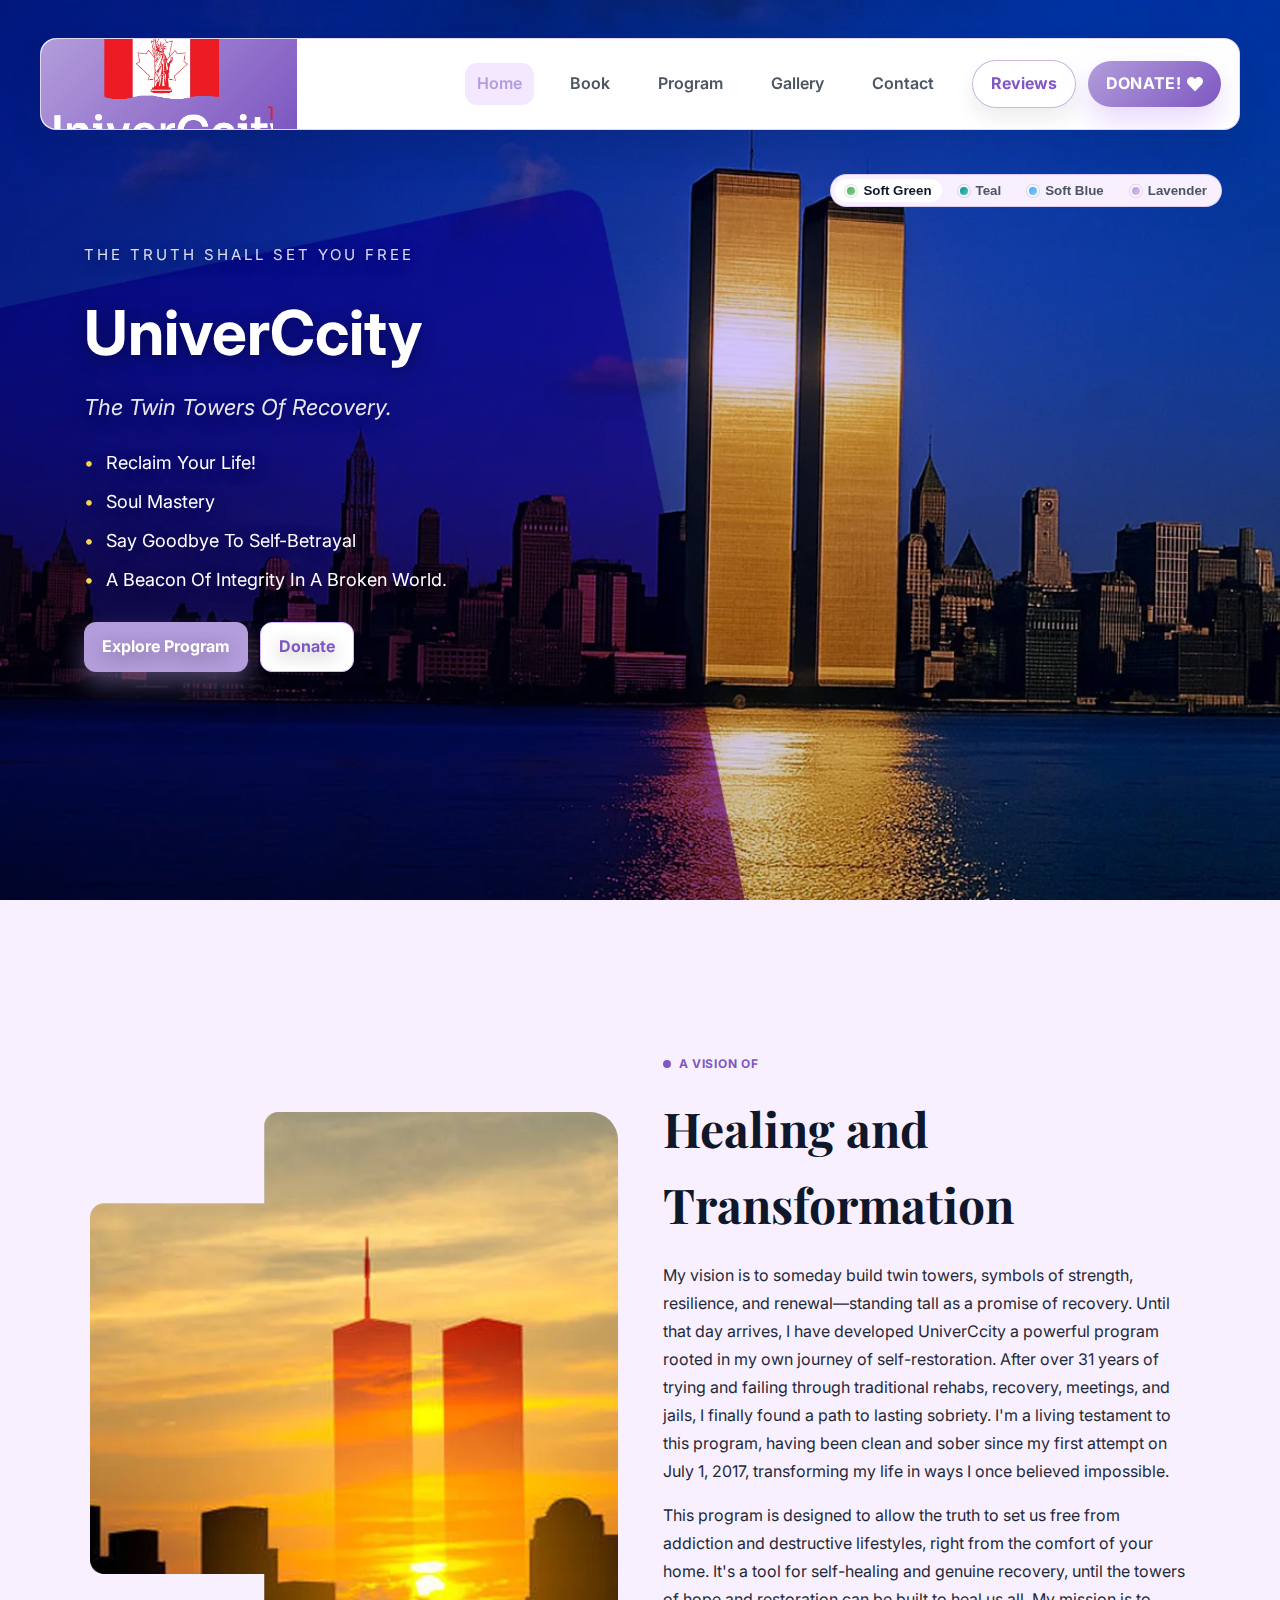
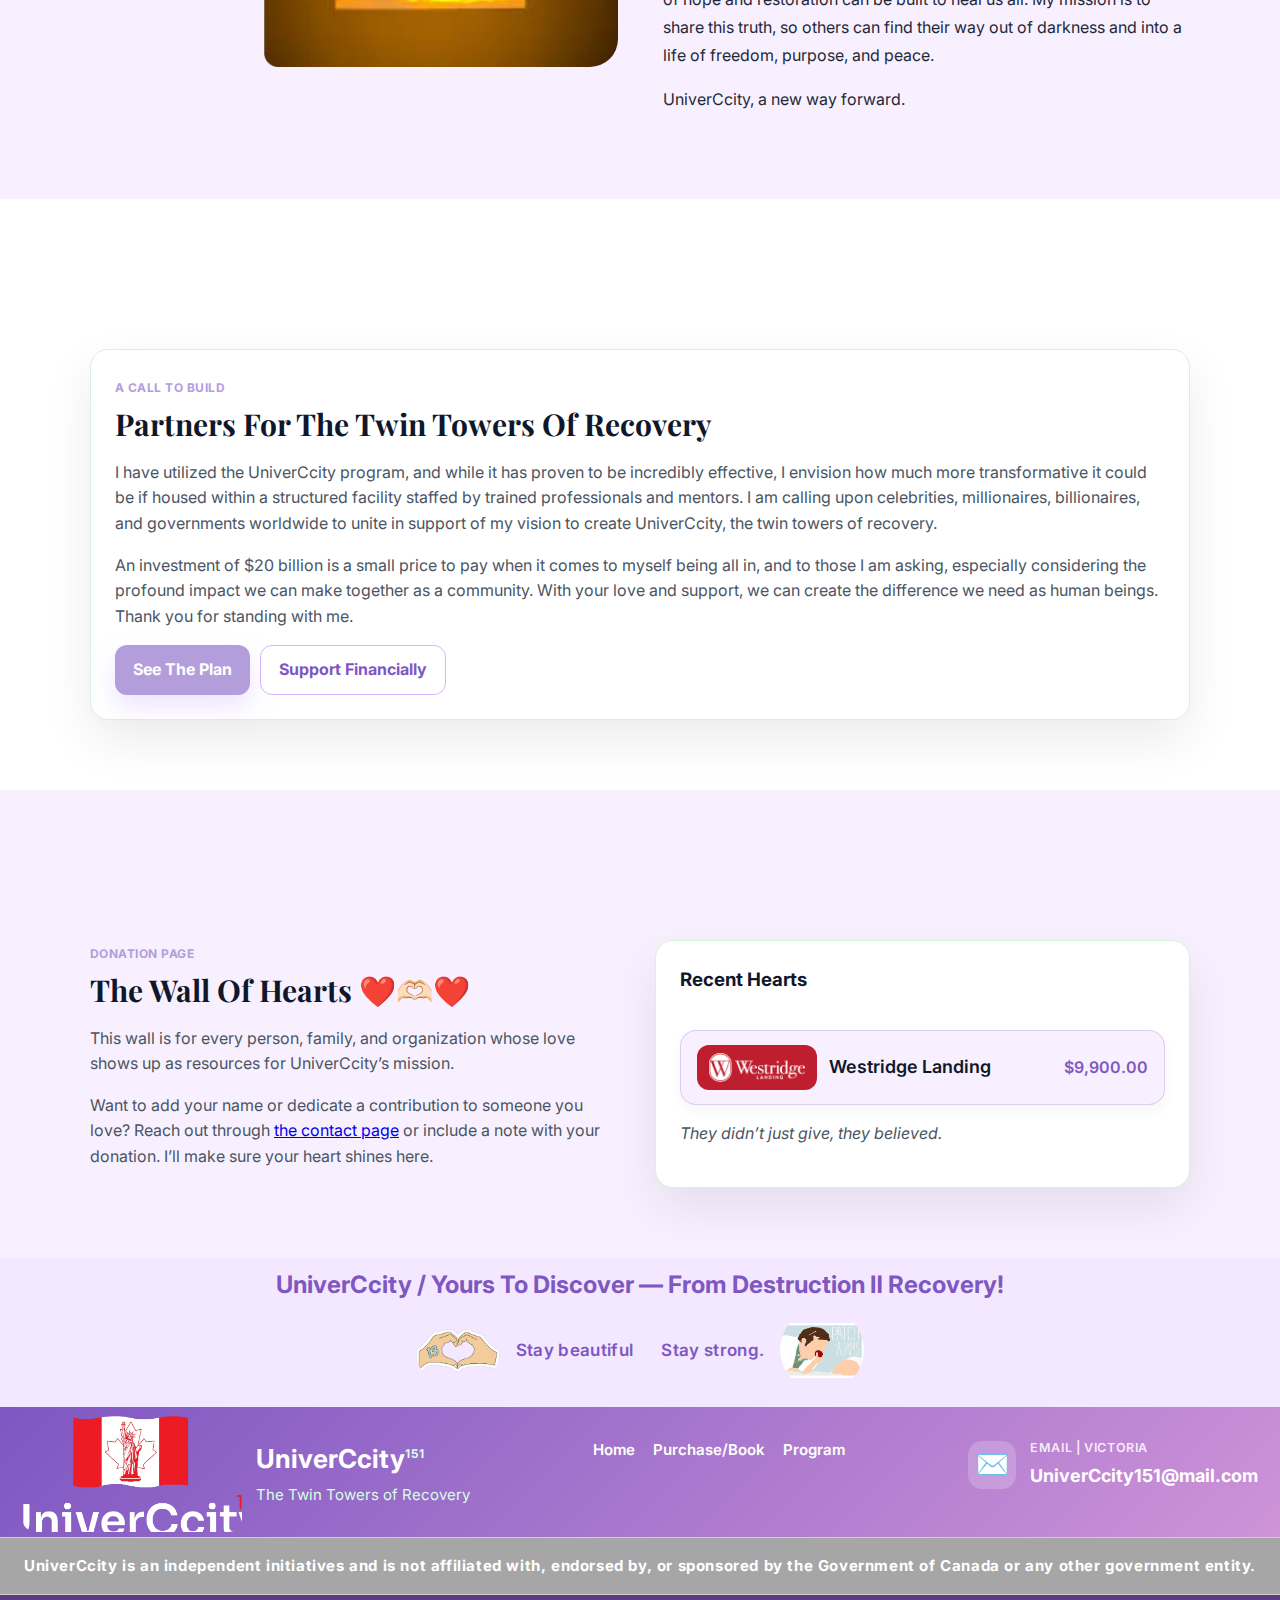
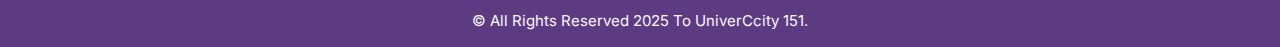
<file: index.html>
<!DOCTYPE html>
<html lang="en">

<head>
  <meta charset="UTF-8" />
  <meta name="viewport" content="width=device-width, initial-scale=1.0" />
  <title>UniverCcity | The Wealthy Loser & Healing Program</title>
  <meta name="description"
    content="Discover The Wealthy Loser book and UniverCcity healing program. Purchase directly, donate, or redirect to Amazon and Indigo. Secure payments for Canada with Stripe, PayPal, and Interac." />
  <meta name="keywords"
    content="The Wealthy Loser, UniverCcity, recovery book, healing program, donations Canada, Stripe, PayPal, Interac e-Transfer, Amazon Canada" />
  <meta name="robots" content="index,follow" />
  <meta property="og:title" content="The Wealthy Loser | UniverCcity" />
  <meta property="og:description"
    content="A recovery story with a companion healing program. Purchase, donate, or join the UniverCcity community." />
  <meta property="og:type" content="website" />
  <meta property="og:url" content="https://www.univerccity151.ca/" />
  <meta property="og:site_name" content="UniverCcity" />
  <meta property="og:locale" content="en_US" />
  <meta property="og:image" content="https://www.univerccity151.ca/images/logo.png" />
  <meta property="og:image:alt" content="UniverCcity heart logo" />
  <meta name="twitter:card" content="summary_large_image" />
  <meta name="twitter:title" content="UniverCcity | The Wealthy Loser & Healing Program" />
  <meta name="twitter:description"
    content="Discover The Wealthy Loser book and UniverCcity healing program. Purchase directly, donate, or redirect to Amazon and Indigo. Secure payments for Canada with Stripe, PayPal, and Interac." />
  <meta name="twitter:image" content="https://www.univerccity151.ca/images/logo.png" />
  <meta name="theme-color" content="#0f172a" />
  <link rel="canonical" href="https://www.univerccity151.ca/" />
  <link rel="preconnect" href="https://fonts.googleapis.com">
  <link rel="preconnect" href="https://fonts.gstatic.com" crossorigin>
  <link
    href="https://fonts.googleapis.com/css2?family=Inter:wght@400;600;700&family=Playfair+Display:wght@600;700&display=swap"
    rel="stylesheet">
  <link rel="stylesheet" href="/styles.css">
  <link rel="icon" type="image/png" href="/images/fav-icon-32x32.png" sizes="32x32">
  <script type="application/ld+json">
  {
    "@context": "https://schema.org",
    "@graph": [
      {
        "@type": "Organization",
        "name": "UniverCcity",
        "url": "https://www.univerccity151.ca/",
        "logo": "https://www.univerccity151.ca/images/logo.png",
        "contactPoint": {
          "@type": "ContactPoint",
          "contactType": "customer service",
          "email": "thewealthyloser@mail.com",
          "areaServed": "CA"
        }
      },
      {
        "@type": "WebPage",
        "name": "UniverCcity | The Wealthy Loser & Healing Program",
        "description": "Discover The Wealthy Loser book and UniverCcity healing program. Purchase directly, donate, or redirect to Amazon and Indigo. Secure payments for Canada with Stripe, PayPal, and Interac.",
        "url": "https://www.univerccity151.ca/"
      }
    ]
  }
  </script>
</head>

<body class="page-home">
  <div data-include="/partials/header.html"></div>
  <main id="main-content" role="main" tabindex="-1">
    <section class="hero-wireframe">
      <div class="hero-wireframe-content">
        <p class="hero-wireframe-eyebrow">The Truth Shall Set You Free</p>
        <h1>UniverCcity</h1>
        <p class="hero-wireframe-subhead">The Twin Towers Of Recovery.</p>
        <ul class="hero-wireframe-list">
          <li>Reclaim Your Life!</li>
          <li>Soul Mastery</li>
          <li>Say Goodbye To Self-Betrayal</li>
          <li>A Beacon Of Integrity In A Broken World.</li>
        </ul>
        <div class="hero-wireframe-actions">
          <a class="btn btn-primary" href="/program/">Explore Program</a>
          <a class="btn btn-ghost" href="https://buy.stripe.com/3cI3cw0cN3UqdM67fSfQI01">Donate</a>
        </div>
      </div>
    </section>

    <section class="section vision">
      <div class="section-inner vision-inner">
        <div class="vision-media">
          <img src="/images/twin-tower-1.png" alt="Twin Towers concept art" loading="lazy" />
        </div>
        <div class="vision-content">
          <div class="vision-label">A Vision of</div>
          <h2>Healing and Transformation</h2>
          <p>My vision is to someday build twin towers, symbols of strength, resilience, and renewal—standing tall as a
            promise of recovery. Until that day arrives, I have developed UniverCcity a powerful program rooted in my
            own journey of self-restoration. After over 31 years of trying and failing through traditional rehabs,
            recovery, meetings, and jails, I finally found a path to lasting sobriety. I'm a living testament to this
            program, having been clean and sober since my first attempt on July 1, 2017, transforming my life in ways I
            once believed impossible.</p>
          <p>This program is designed to allow the truth to set us free from addiction and
            destructive lifestyles, right from the comfort of your home. It's a tool for self-healing and genuine
            recovery, until the towers of hope and restoration can be built to heal us all. My mission is to share this
            truth, so others can find their way out of darkness and into a life of freedom, purpose, and peace.</p>
          <p>UniverCcity, a new way forward.</p>
        </div>
      </div>
    </section>

    <section class="section">
      <div class="section-inner">
        <div class="card">
          <div class="eyebrow">A Call To Build</div>
          <h2>Partners For The Twin Towers Of Recovery</h2>
          <p>I have utilized the UniverCcity program, and while it has proven to be incredibly effective, I envision how
            much more transformative it could be if housed within a structured facility staffed by trained professionals
            and mentors. I am calling upon celebrities, millionaires, billionaires, and governments worldwide to unite
            in
            support of my vision to create UniverCcity, the twin towers of recovery.</p>
          <p>An investment of $20 billion is a small price to pay when it comes to myself being all in, and to those I
            am
            asking, especially considering the profound impact we can make together as a community. With your love and
            support, we can create the difference we need as human beings. Thank you for standing with me.</p>
          <div style="display:flex; gap:10px; flex-wrap:wrap;">
            <a class="btn btn-primary" href="/program/">See The Plan</a>
            <a class="btn btn-ghost" href="https://buy.stripe.com/3cI3cw0cN3UqdM67fSfQI01">Support Financially</a>
          </div>
        </div>
      </div>
    </section>

    <section id="reviews" class="section">
      <div class="section-inner">
        <div>
          <div class="eyebrow">Donation Page</div>
          <h2>The Wall Of Hearts <span class="emoji-sequence" role="img" aria-label="heart, heart hands, heart">&#x2764;&#xfe0f;&#x1faf6;&#x1f3fb;&#x2764;&#xfe0f;</span></h2>
          <p>This wall is for every person, family, and organization whose love
            shows up as resources for UniverCcity’s mission.</p>
          <p>Want to add your name or dedicate a contribution to someone you love? Reach out through
            <a href="/contact/">the contact page</a> or include a note with your donation. I’ll make sure your heart
            shines here.</p>
        </div>
        <div class="card donor-wall">
          <h3 style="margin-top:0;">Recent Hearts</h3>
          <ul class="donor-list">
            <li>
              <a class="donor-org" href="https://www.westridgelanding.com/" target="_blank" rel="noopener">
                <img class="donor-logo" src="/images/westridge-landing-logo.png" alt="Westridge Landing logo">
                <span class="donor-name">Westridge Landing</span>
              </a>
              <span class="donor-amount">$9,900.00</span>
            </li>
          </ul>
          <p class="donor-tagline">They didn’t just give, they believed.</p>
        </div>
      </div>
    </section>
  </main>

  <div data-include="/partials/footer.html"></div>
  <script src="/main.js"></script>

</body>

</html>
</file>
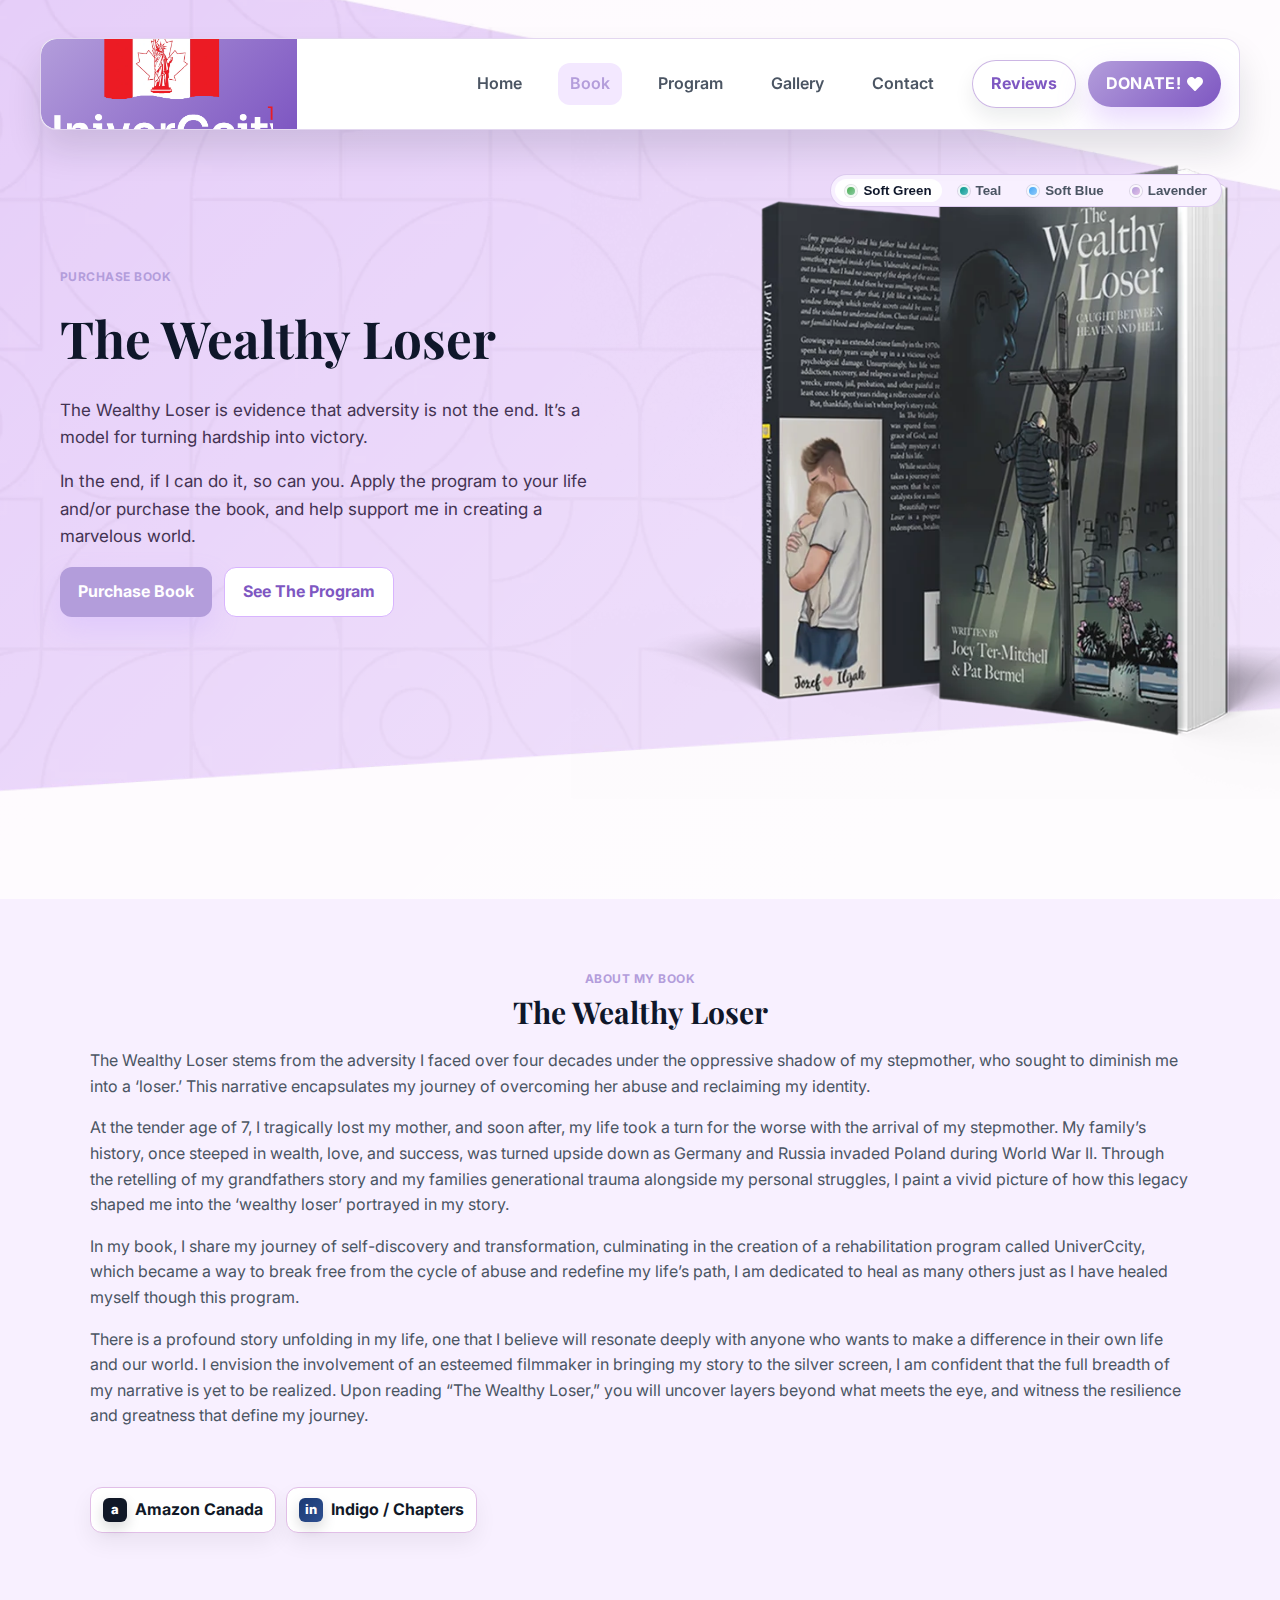
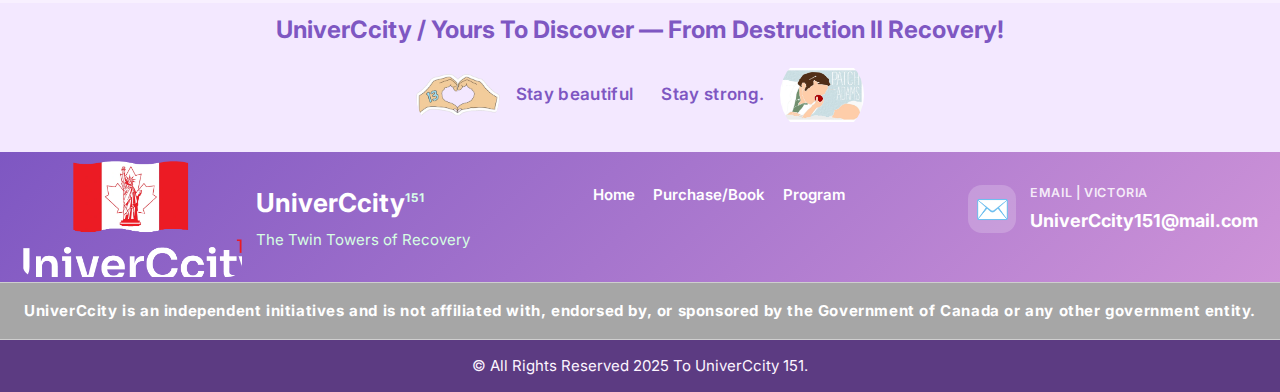
<file: book.html>
<!DOCTYPE html>
<html lang="en">

<head>
  <meta charset="UTF-8" />
  <meta name="viewport" content="width=device-width, initial-scale=1.0" />
  <title>UniverCcity | The Wealthy Loser Book</title>
  <meta name="description"
    content="Dive into The Wealthy Loser with retailer links, highlights, and reasons readers stay with UniverCcity." />
  <meta name="robots" content="index,follow" />
  <meta property="og:title" content="UniverCcity | The Wealthy Loser" />
  <meta property="og:description"
    content="Learn about The Wealthy Loser memoir and how to order the book directly or via trusted retailers." />
  <meta property="og:type" content="website" />
  <meta property="og:url" content="https://www.univerccity151.ca/book" />
  <meta property="og:site_name" content="UniverCcity" />
  <meta property="og:locale" content="en_US" />
  <meta property="og:image" content="https://www.univerccity151.ca/images/logo.png" />
  <meta property="og:image:alt" content="UniverCcity heart logo" />
  <meta name="twitter:card" content="summary_large_image" />
  <meta name="twitter:title" content="UniverCcity | The Wealthy Loser Book" />
  <meta name="twitter:description"
    content="Dive into The Wealthy Loser with retailer links, highlights, and reasons readers stay with UniverCcity." />
  <meta name="twitter:image" content="https://www.univerccity151.ca/images/logo.png" />
  <meta name="theme-color" content="#0f172a" />
  <link rel="canonical" href="https://www.univerccity151.ca/book" />
  <link rel="preconnect" href="https://fonts.googleapis.com">
  <link rel="preconnect" href="https://fonts.gstatic.com" crossorigin>
  <link
    href="https://fonts.googleapis.com/css2?family=Inter:wght@400;600;700&family=Playfair+Display:wght@600;700&display=swap"
    rel="stylesheet">
  <link rel="stylesheet" href="styles.css">
  <link rel="icon" type="image/png" href="images/fav-icon-32x32.png" sizes="32x32">
  <script type="application/ld+json">
  {
    "@context": "https://schema.org",
    "@graph": [
      {
        "@type": "Organization",
        "name": "UniverCcity",
        "url": "https://www.univerccity151.ca/",
        "logo": "https://www.univerccity151.ca/images/logo.png",
        "contactPoint": {
          "@type": "ContactPoint",
          "contactType": "customer service",
          "email": "thewealthyloser@mail.com",
          "areaServed": "CA"
        }
      },
      {
        "@type": "WebPage",
        "name": "UniverCcity | The Wealthy Loser Book",
        "description": "Dive into The Wealthy Loser with retailer links, highlights, and reasons readers stay with UniverCcity.",
        "url": "https://www.univerccity151.ca/book"
      }
    ]
  }
  </script>
</head>

<body>
  <div data-include="partials/header.html"></div>
  <main id="main-content" role="main" tabindex="-1">
    <section class="hero">
      <div class="hero-inner">
        <div>
          <div class="eyebrow">Purchase Book</div>
          <h1 class="headline">The Wealthy Loser</h1>
          <p class="subhead">The Wealthy Loser is evidence that adversity is not the end. It’s a model for turning
            hardship into victory.</p>
          <p class="subhead">In the end, if I can do it, so can you. Apply the program to your life and/or purchase the book, and help support
            me in creating a marvelous world.</p>
          <div style="display:flex; gap:12px; flex-wrap: wrap; margin-top: 14px;">
            <a class="btn btn-primary" href="#book">Purchase Book</a>
            <a class="btn btn-ghost" href="program.html">See The Program</a>
          </div>
        </div>
        <img src="images/book-4.png" alt="The Wealthy Loser book cover" style="width:130%; max-width:1000px;" />
      </div>
    </section>
    <section id="book" class="section">
      <div class="section-inner" style="padding: 0;   display: flex; flex-direction: row;  flex-wrap: wrap;">
        <div>
          <div class="eyebrow" style="text-align: center;  display: flex; justify-content: center;">About My Book</div>
          <h2 style="text-align: center;">The Wealthy Loser</h2>
          <p>The Wealthy Loser stems from the adversity I faced over four decades under the oppressive shadow of my
            stepmother, who sought to diminish me into a ‘loser.’ This narrative encapsulates my journey of overcoming
            her abuse and reclaiming my identity.</p>
          <p>At the tender age of 7, I tragically lost my mother, and soon after, my life took a turn for the worse with
            the arrival of my stepmother. My family’s history, once steeped in wealth, love, and success, was turned
            upside down as Germany and Russia invaded Poland during World War II. Through the retelling of my
            grandfathers story and my families generational trauma alongside my personal struggles, I paint a vivid
            picture of how this legacy shaped me into the ‘wealthy loser’ portrayed in my story.</p>
          <p>In my book, I share my journey of self-discovery and transformation, culminating in the creation of a
            rehabilitation program called UniverCcity, which became a way to break free from the cycle of abuse and
            redefine my life’s path, I am dedicated to heal as many others just as I have healed myself though this
            program.</p>
          <p>There is a profound story unfolding in my life, one that I believe will resonate deeply with anyone who
            wants to make a difference in their own life and our world. I envision the involvement of an esteemed filmmaker
            in bringing my story to the silver screen, I am confident that the full breadth of my
            narrative is yet to be realized. Upon reading “The Wealthy Loser,” you will uncover layers beyond what meets
            the eye, and witness the resilience and greatness that define my journey.</p>
        </div>
        <!-- <div class="card">
            <h3 style="margin-top:0;">Why readers stay</h3>
            <ul class="bullet-list">
              <li><span class="check">✓</span><span>Concrete practices to turn hardship into victory.</span></li>
              <li><span class="check">✓</span><span>Written for Canadians with retailer redirects and local donation
                  options.</span></li>
              <li><span class="check">✓</span><span>Includes access to the companion UniverCcity healing
                  program.</span></li>
            </ul>
            <div style="margin-top:16px; display:flex; gap:10px; flex-wrap:wrap;">
              <a class="btn btn-primary" href="payments.html" data-coming-soon="Payment options launch soon.">See payment options</a>
              <a class="btn btn-ghost" href="index.html#reviews">Read & share reviews</a>
            </div>
          </div> -->
        <div style="display:flex; gap:10px; flex-wrap: wrap; margin-top:12px;">
          <a class="brand-pill"
            href="https://www.amazon.ca/Wealthy-Loser-Caught-Between-Heaven/dp/1039155685?crid=3RHX0JDBRVDGU&dib=eyJ2IjoiMSJ9.-LAW0rqJ2NXh1MQcJcFO2w.3TreqaZA2DAGSPrfCzTV0xv6AHTYjeQtxJtxSoSxHm4&dib_tag=se&keywords=the+wealthy+loser&qid=1765565613&sprefix=the+wealthy+looser%2Caps%2C151&sr=8-1"
            target="_blank" rel="noopener">
            <span class="brand-icon amazon" aria-hidden="true">a</span>
            <span>Amazon Canada</span>
          </a>
          <a class="brand-pill"
            href="https://www.indigo.ca/en-ca/the-wealthy-loser-caught-between-heaven-and-hell/9781039155688.html"
            target="_blank" rel="noopener">
            <span class="brand-icon indigo" aria-hidden="true">in</span>
            <span>Indigo / Chapters</span>
          </a>
          <!-- <a class="brand-pill"
            href="https://www.google.ca/books/edition/The_Wealthy_Loser/cBPIEAAAQBAJ?hl=en&gbpv=1&dq=the+wealthy+looser&pg=PA228&printsec=frontcover"
            target="_blank" rel="noopener">
            <span class="brand-icon google" aria-hidden="true">G</span>
            <span>Google Books Preview</span>
          </a> -->
        </div>
      </div>
    </section>
  </main>

  <div data-include="partials/footer.html"></div>
  <script src="main.js"></script>
</body>

</html>
</file>
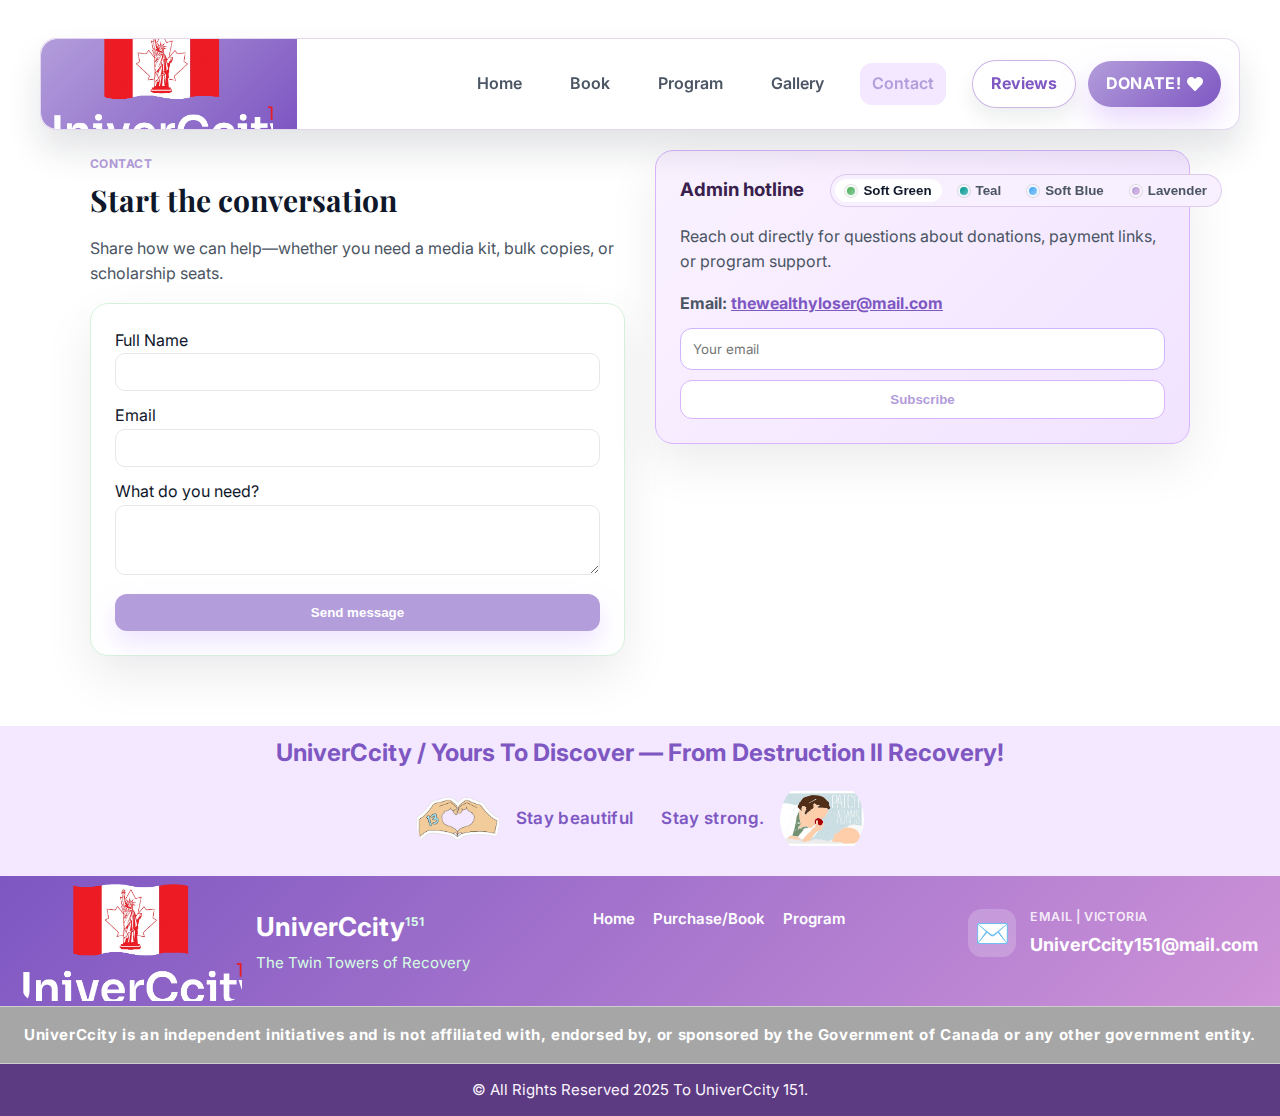
<file: contact.html>
<!DOCTYPE html>
<html lang="en">

<head>
  <meta charset="UTF-8" />
  <meta name="viewport" content="width=device-width, initial-scale=1.0" />
  <title>UniverCcity | Contact</title>
  <meta name="description"
    content="Reach the UniverCcity admin team for book orders, donations, or program support." />
  <meta property="og:title" content="UniverCcity | Contact" />
  <meta property="og:description"
    content="Send a note to the UniverCcity team or subscribe for updates and hotline support." />
  <meta property="og:type" content="website" />
  <meta property="og:url" content="https://example.com/contact" />
  <meta property="og:image" content="https://twl.getwebsitetoday.com/wp-content/uploads/2025/10/book-4.png" />
  <link rel="preconnect" href="https://fonts.googleapis.com">
  <link rel="preconnect" href="https://fonts.gstatic.com" crossorigin>
  <link
    href="https://fonts.googleapis.com/css2?family=Inter:wght@400;600;700&family=Playfair+Display:wght@600;700&display=swap"
    rel="stylesheet">
  <link rel="stylesheet" href="styles.css">
</head>

<body>
  <div data-include="partials/header.html"></div>
  <main id="top">
    <section id="contact" class="section">
      <div class="section-inner">
        <div>
          <div class="eyebrow">Contact</div>
          <h2>Start the conversation</h2>
          <p>Share how we can help—whether you need a media kit, bulk copies, or scholarship seats.</p>
          <form class="card" action="https://formspree.io/f/mqarwolk" method="POST">
            <label>Full Name<input required name="name" type="text"></label>
            <label>Email<input required name="email" type="email"></label>
            <label>What do you need?<textarea name="message" rows="3"></textarea></label>
            <button class="btn btn-primary" type="submit">Send message</button>
          </form>
        </div>
        <div class="card hotline-card">
          <h3 style="margin-top:0;">Admin hotline</h3>
          <p>Reach out directly for questions about donations, payment links, or program support.</p>
          <p style="margin:12px 0 0; font-weight:700;">Email: <a href="mailto:thewealthyloser@mail.com"
              style="color:var(--primary-strong);">thewealthyloser@mail.com</a></p>
          <form action="https://formspree.io/f/mqarwolk" method="POST">
            <input type="email" name="newsletter" placeholder="Your email" required>
            <button class="btn btn-ghost" type="submit">Subscribe</button>
          </form>
        </div>
      </div>
    </section>
  </main>

  <div data-include="partials/footer.html"></div>
  <script src="main.js"></script>
</body>

</html>
</file>
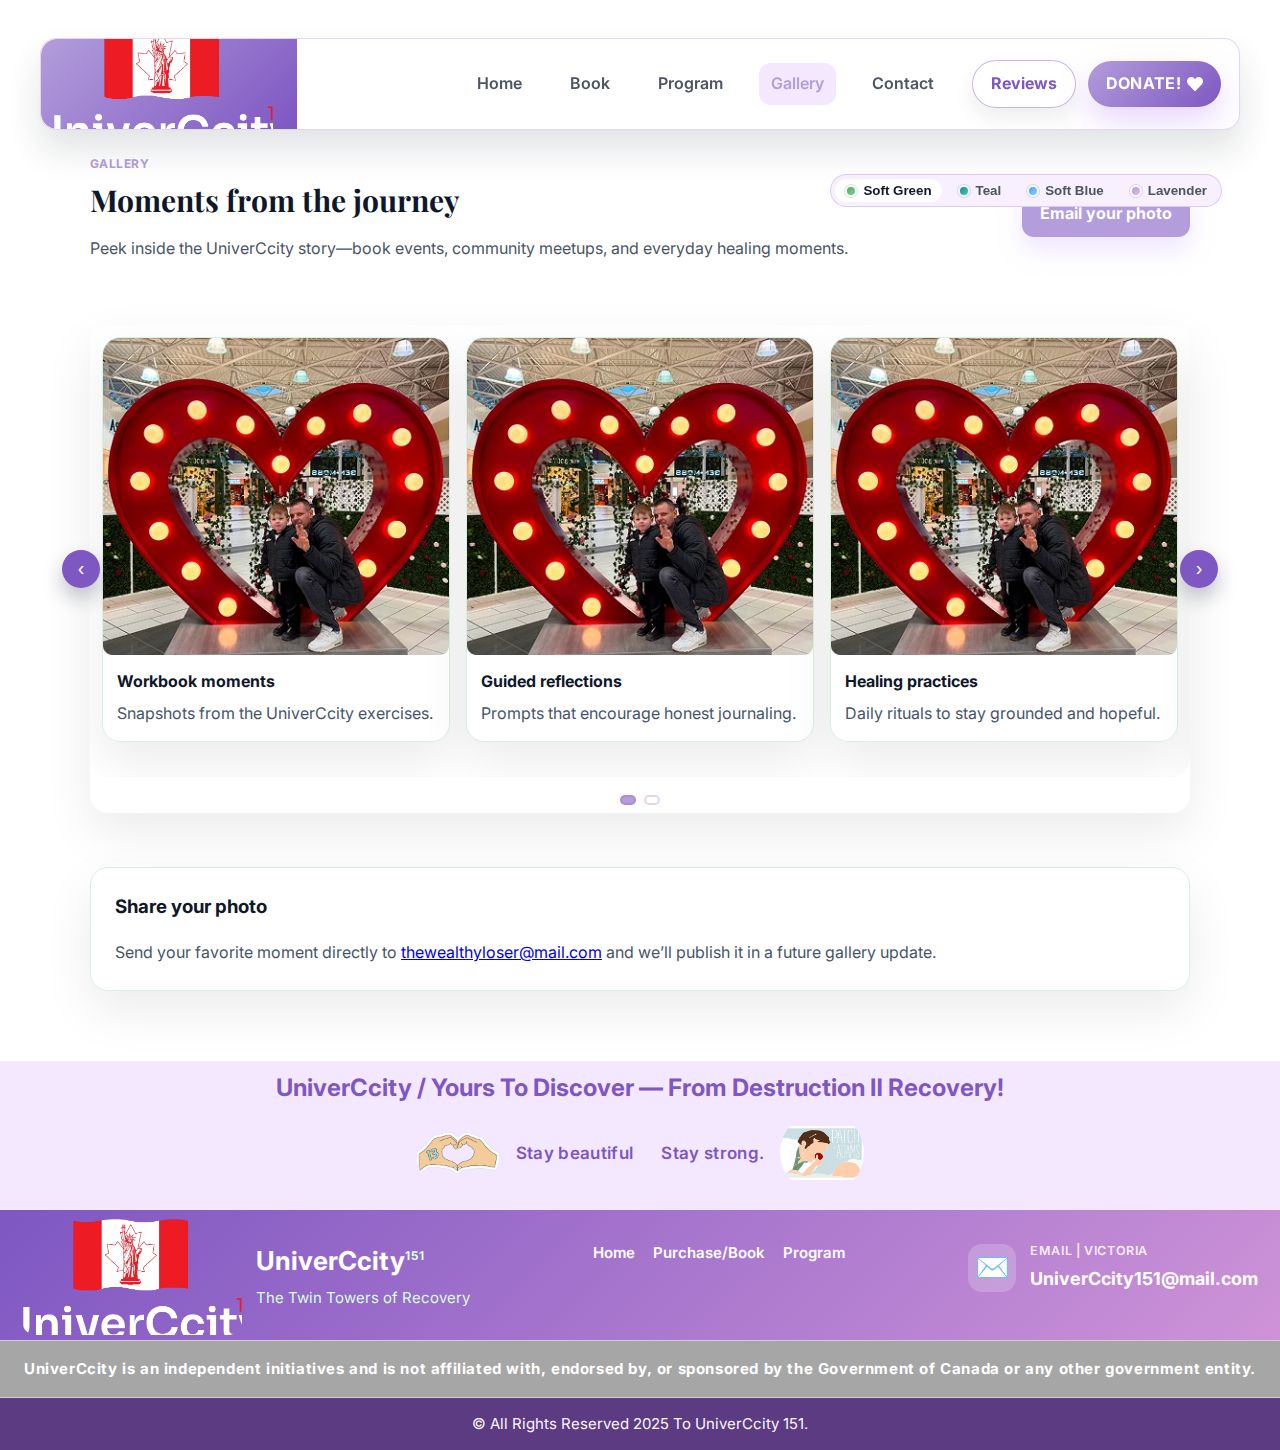
<file: gallery.html>
<!DOCTYPE html>
<html lang="en">

<head>
  <meta charset="UTF-8" />
  <meta name="viewport" content="width=device-width, initial-scale=1.0" />
  <title>UniverCcity | Gallery</title>
  <meta name="description"
    content="Browse UniverCcity gallery moments featuring readers, workbook shots, and healing highlights." />
  <meta property="og:title" content="UniverCcity | Gallery" />
  <meta property="og:description"
    content="See community photos from UniverCcity events, exercises, and companion circles." />
  <meta property="og:type" content="website" />
  <meta property="og:url" content="https://example.com/gallery" />
  <meta property="og:image" content="https://twl.getwebsitetoday.com/wp-content/uploads/2025/10/book-4.png" />
  <link rel="preconnect" href="https://fonts.googleapis.com">
  <link rel="preconnect" href="https://fonts.gstatic.com" crossorigin>
  <link
    href="https://fonts.googleapis.com/css2?family=Inter:wght@400;600;700&family=Playfair+Display:wght@600;700&display=swap"
    rel="stylesheet">
  <link rel="stylesheet" href="styles.css">
</head>

<body>
  <div data-include="partials/header.html"></div>
  <main id="top">
    <section id="gallery" class="section">
      <div class="section-inner" style="grid-template-columns: 1fr;">
        <div style="display:flex; justify-content: space-between; align-items: center; gap: 14px; flex-wrap: wrap;">
          <div>
            <div class="eyebrow">Gallery</div>
            <h2>Moments from the journey</h2>
            <p>Peek inside the UniverCcity story—book events, community meetups, and everyday healing moments.</p>
          </div>
          <a class="btn btn-primary" href="mailto:thewealthyloser@mail.com?subject=Gallery%20Photo%20Submission">Email your photo</a>
        </div>
        <div class="carousel journey-carousel" data-carousel data-carousel-interval="7000" style="margin-top:18px;">
          <button class="carousel-control prev" type="button" aria-label="Previous gallery photo">‹</button>
          <div class="carousel-window">
            <div class="carousel-track" data-carousel-track>
              <div class="carousel-slide">
                <div class="carousel-slide-grid">
                  <div class="card" style="padding:0; overflow:hidden;">
                    <img src="gallery/program-7-300x275.png" alt="Program workbook cover closeup">
                    <div style="padding:14px;">
                      <strong>Workbook moments</strong>
                      <p style="margin:6px 0 0; color:#475569;">Snapshots from the UniverCcity exercises.</p>
                    </div>
                  </div>
                  <div class="card" style="padding:0; overflow:hidden;">
                    <img src="gallery/program-7b-300x275.png" alt="Program workbook spread">
                    <div style="padding:14px;">
                      <strong>Guided reflections</strong>
                      <p style="margin:6px 0 0; color:#475569;">Prompts that encourage honest journaling.</p>
                    </div>
                  </div>
                  <div class="card" style="padding:0; overflow:hidden;">
                    <img src="gallery/program-7c-300x275.png" alt="Program highlights collage">
                    <div style="padding:14px;">
                      <strong>Healing practices</strong>
                      <p style="margin:6px 0 0; color:#475569;">Daily rituals to stay grounded and hopeful.</p>
                    </div>
                  </div>
                </div>
              </div>
              <div class="carousel-slide">
                <div class="carousel-slide-grid">
                  <div class="card" style="padding:0; overflow:hidden;">
                    <img src="gallery/program-3-1-300x295.jpg" alt="Program participant smiling">
                    <div style="padding:14px;">
                      <strong>Community joy</strong>
                      <p style="margin:6px 0 0; color:#475569;">Celebrating wins together, big and small.</p>
                    </div>
                  </div>
                  <div class="card" style="padding:0; overflow:hidden;">
                    <img src="gallery/image-copy-2.png" alt="Readers at a companion circle">
                    <div style="padding:14px;">
                      <strong>Companion circles</strong>
                      <p style="margin:6px 0 0; color:#475569;">Live meetups to encourage every reader.</p>
                    </div>
                  </div>
                  <div class="card" style="padding:0; overflow:hidden;">
                    <img src="gallery/image-copy-3.png" alt="Guided journal practice">
                    <div style="padding:14px;">
                      <strong>Guided journaling</strong>
                      <p style="margin:6px 0 0; color:#475569;">Gentle prompts to keep momentum going.</p>
                    </div>
                  </div>
                </div>
              </div>
            </div>
          </div>
          <button class="carousel-control next" type="button" aria-label="Next gallery photo">›</button>
          <div class="carousel-indicators" aria-label="Gallery navigation">
            <button type="button" class="active" data-carousel-indicator aria-label="Go to slide 1"></button>
            <button type="button" data-carousel-indicator aria-label="Go to slide 2"></button>
          </div>
        </div>
        <div id="share-photo" class="card" style="margin-top:24px;">
          <h3 style="margin-top:0;">Share your photo</h3>
          <p style="margin:0; color:#475569;">Send your favorite moment directly to <a
              href="mailto:thewealthyloser@mail.com?subject=Gallery%20Photo%20Submission">thewealthyloser@mail.com</a>
            and we’ll publish it in a future gallery update.</p>
        </div>
      </div>
    </section>
  </main>

  <div data-include="partials/footer.html"></div>
  <script src="main.js"></script>
</body>

</html>
</file>
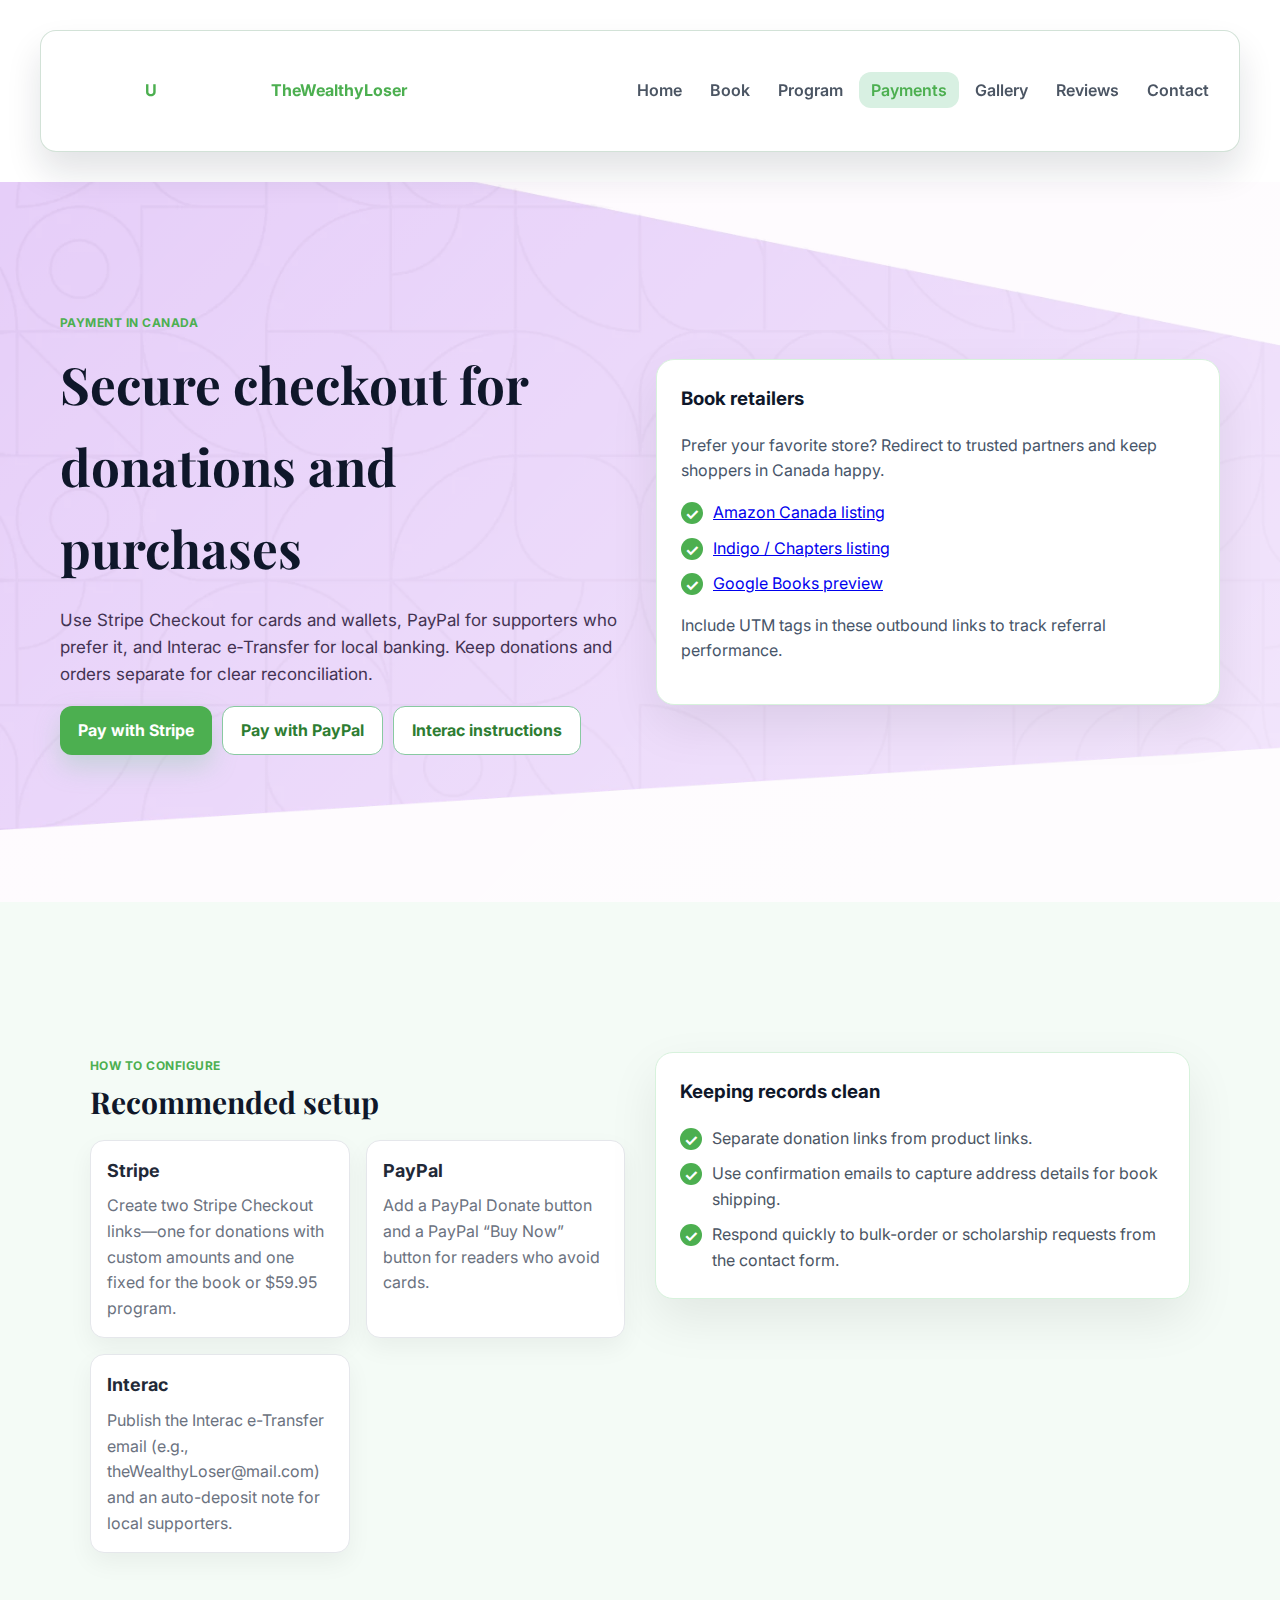
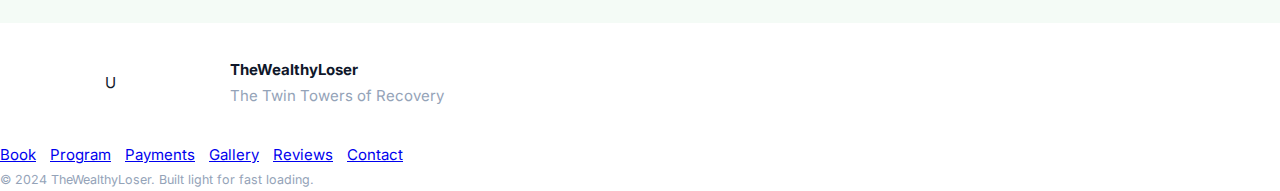
<file: payments.html>
<!DOCTYPE html>
<html lang="en">
<head>
  <meta charset="UTF-8" />
  <meta name="viewport" content="width=device-width, initial-scale=1.0" />
  <title>TheWealthyLoser | Payments</title>
  <meta name="description" content="Secure payment options for donations, the book, and the program—Stripe, PayPal, and Interac guidance for Canadian supporters." />
  <link rel="preconnect" href="https://fonts.googleapis.com">
  <link rel="preconnect" href="https://fonts.gstatic.com" crossorigin>
  <link href="https://fonts.googleapis.com/css2?family=Inter:wght@400;600;700&family=Playfair+Display:wght@600;700&display=swap" rel="stylesheet">
  <link rel="stylesheet" href="styles.css" />
</head>
<body>
  <header>
    <div class="nav">
      <a class="brand" href="index.html"><span class="brand-logo">U</span> TheWealthyLoser</a>
      <nav>
        <a href="index.html">Home</a>
        <a href="book.html">Book</a>
        <a href="program.html">Program</a>
        <a class="active" href="payments.html">Payments</a>
        <a href="gallery.html">Gallery</a>
        <a href="reviews.html">Reviews</a>
        <a href="contact.html">Contact</a>
      </nav>
    </div>
  </header>

  <main>
    <section class="hero">
      <div class="hero-inner">
        <div class="hero-grid">
          <div class="eyebrow">Payment in Canada</div>
          <h1 class="headline">Secure checkout for donations and purchases</h1>
          <p class="subhead">Use Stripe Checkout for cards and wallets, PayPal for supporters who prefer it, and Interac e‑Transfer for local banking. Keep donations and orders separate for clear reconciliation.</p>
          <div style="display:flex; gap:10px; flex-wrap:wrap;">
            <a class="btn btn-primary" href="https://example.com/stripe-book" target="_blank" rel="noopener">Pay with Stripe</a>
            <a class="btn btn-ghost" href="https://www.paypal.com/donate" target="_blank" rel="noopener">Pay with PayPal</a>
            <a class="btn btn-ghost" href="mailto:theWealthyLoser@mail.com?subject=Interac%20Payment" rel="noopener">Interac instructions</a>
          </div>
        </div>
        <div class="card">
          <h3 style="margin-top:0;">Book retailers</h3>
          <p style="color:#475569;">Prefer your favorite store? Redirect to trusted partners and keep shoppers in Canada happy.</p>
          <ul class="bullet-list" style="color:#1f2937;">
            <li><span class="check" style="background:var(--primary);">✓</span><a href="https://www.amazon.ca/Wealthy-Loser-Caught-Between-Heaven/dp/1039155685" target="_blank" rel="noopener">Amazon Canada listing</a></li>
            <li><span class="check" style="background:var(--primary);">✓</span><a href="https://www.indigo.ca/en-ca/the-wealthy-loser-caught-between-heaven-and-hell/9781039155688.html" target="_blank" rel="noopener">Indigo / Chapters listing</a></li>
            <li><span class="check" style="background:var(--primary);">✓</span><a href="https://www.google.ca/books/edition/The_Wealthy_Loser/cBPIEAAAQBAJ" target="_blank" rel="noopener">Google Books preview</a></li>
          </ul>
          <p style="color:#475569;">Include UTM tags in these outbound links to track referral performance.</p>
        </div>
      </div>
    </section>

    <section class="section">
      <div class="section-inner">
        <div>
          <div class="eyebrow">How to configure</div>
          <h2>Recommended setup</h2>
          <div class="grid-3" style="margin-top:14px;">
            <div class="mini-card">
              <h3>Stripe</h3>
              <p>Create two Stripe Checkout links—one for donations with custom amounts and one fixed for the book or $59.95 program.</p>
            </div>
            <div class="mini-card">
              <h3>PayPal</h3>
              <p>Add a PayPal Donate button and a PayPal “Buy Now” button for readers who avoid cards.</p>
            </div>
            <div class="mini-card">
              <h3>Interac</h3>
              <p>Publish the Interac e-Transfer email (e.g., theWealthyLoser@mail.com) and an auto-deposit note for local supporters.</p>
            </div>
          </div>
        </div>
        <div class="card">
          <h3 style="margin-top:0;">Keeping records clean</h3>
          <ul class="bullet-list">
            <li><span class="check">✓</span><span>Separate donation links from product links.</span></li>
            <li><span class="check">✓</span><span>Use confirmation emails to capture address details for book shipping.</span></li>
            <li><span class="check">✓</span><span>Respond quickly to bulk-order or scholarship requests from the contact form.</span></li>
          </ul>
        </div>
      </div>
    </section>
  </main>

  <footer>
    <div class="inner">
      <div style="display:flex; align-items:center; gap:10px;">
        <span class="brand-logo">U</span>
        <div>
          <strong>TheWealthyLoser</strong>
          <p style="margin:2px 0 0; color:#94a3b8;">The Twin Towers of Recovery</p>
        </div>
      </div>
      <div style="display:flex; gap:14px; flex-wrap:wrap; color:#cbd5e1;">
        <a href="book.html">Book</a>
        <a href="program.html">Program</a>
        <a href="payments.html">Payments</a>
        <a href="gallery.html">Gallery</a>
        <a href="reviews.html">Reviews</a>
        <a href="contact.html">Contact</a>
      </div>
      <small style="color:#94a3b8;">© 2024 TheWealthyLoser. Built light for fast loading.</small>
    </div>
  </footer>
  <script src="script.js"></script>
</body>
</html>
</file>
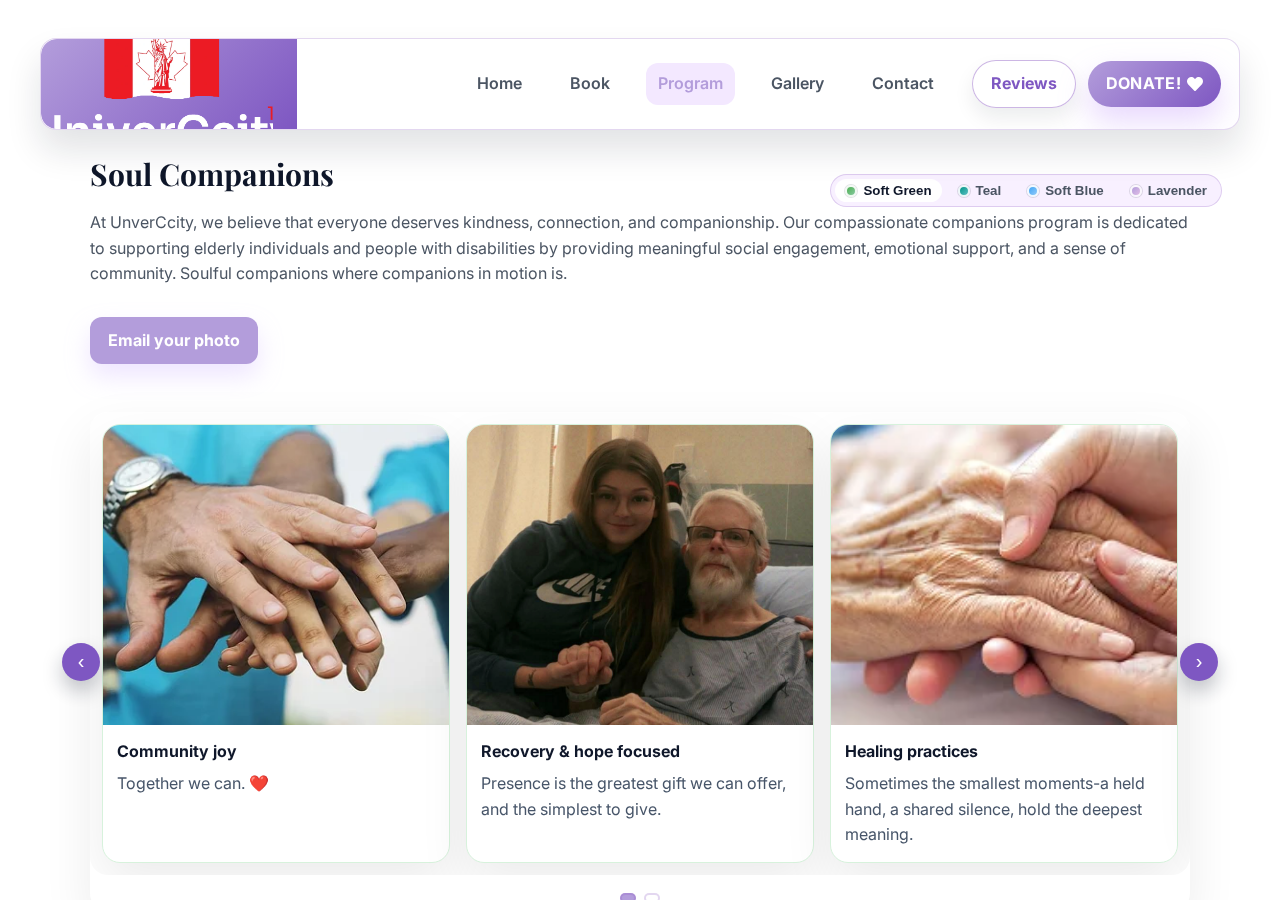
<file: program.html>
<!DOCTYPE html>
<html lang="en">

<head>
  <meta charset="UTF-8" />
  <meta name="viewport" content="width=device-width, initial-scale=1.0" />
  <title>UniverCcity | Program</title>
  <meta name="description"
    content="Explore the UniverCcity companion program that supports community members with compassion and recovery." />
  <meta name="robots" content="index,follow" />
  <meta property="og:title" content="UniverCcity | Program" />
  <meta property="og:description"
    content="Purchase the UniverCcity program, see where funds go, and understand how your support helps the community." />
  <meta property="og:type" content="website" />
  <meta property="og:url" content="https://www.univerccity151.ca/program" />
  <meta property="og:site_name" content="UniverCcity" />
  <meta property="og:locale" content="en_US" />
  <meta property="og:image" content="https://www.univerccity151.ca/images/logo.png" />
  <meta property="og:image:alt" content="UniverCcity heart logo" />
  <meta name="twitter:card" content="summary_large_image" />
  <meta name="twitter:title" content="UniverCcity | Program" />
  <meta name="twitter:description"
    content="Explore the UniverCcity companion program that supports community members with compassion and recovery." />
  <meta name="twitter:image" content="https://www.univerccity151.ca/images/logo.png" />
  <meta name="theme-color" content="#0f172a" />
  <link rel="canonical" href="https://www.univerccity151.ca/program" />
  <link rel="preconnect" href="https://fonts.googleapis.com">
  <link rel="preconnect" href="https://fonts.gstatic.com" crossorigin>
  <link
    href="https://fonts.googleapis.com/css2?family=Inter:wght@400;600;700&family=Playfair+Display:wght@600;700&display=swap"
    rel="stylesheet">
  <link rel="stylesheet" href="styles.css">
  <link rel="icon" type="image/png" href="images/fav-icon-32x32.png" sizes="32x32">
  <script type="application/ld+json">
  {
    "@context": "https://schema.org",
    "@graph": [
      {
        "@type": "Organization",
        "name": "UniverCcity",
        "url": "https://www.univerccity151.ca/",
        "logo": "https://www.univerccity151.ca/images/logo.png",
        "contactPoint": {
          "@type": "ContactPoint",
          "contactType": "customer service",
          "email": "thewealthyloser@mail.com",
          "areaServed": "CA"
        }
      },
      {
        "@type": "WebPage",
        "name": "UniverCcity | Program",
        "description": "Explore the UniverCcity companion program that supports community members with compassion and recovery.",
        "url": "https://www.univerccity151.ca/program"
      }
    ]
  }
  </script>
</head>

<body class="program-page">
  <div data-include="partials/header.html"></div>
  <main id="main-content" class="snap-main" role="main" tabindex="-1">
    <section id="gallery" class="section">
      <div class="section-inner" style="grid-template-columns: 1fr;">
        <div style="display:flex; justify-content: space-between; align-items: center; gap: 14px; flex-wrap: wrap;">
          <div>
            <!-- <div class="eyebrow">Soul Companions</div> -->
            <h2>Soul Companions</h2>
            <p>At UnverCcity, we believe that everyone deserves kindness, connection, and companionship. Our
              compassionate companions program is dedicated to supporting elderly individuals and people with
              disabilities by providing meaningful social engagement, emotional support, and a sense of community.
              Soulful companions where companions in motion is.</p>
          </div>
          <a class="btn btn-primary" href="mailto:thewealthyloser@mail.com?subject=Gallery%20Photo%20Submission">Email
            your photo</a>
        </div>
        <div class="carousel journey-carousel" data-carousel data-carousel-interval="10000" style="margin-top:18px;">
          <button class="carousel-control prev" type="button" aria-label="Previous gallery photo">‹</button>
          <div class="carousel-window">
            <div class="carousel-track" data-carousel-track>
              <div class="carousel-slide">
                <div class="carousel-slide-grid">
                  <div class="card" style="padding:0; overflow:hidden;">
                    <img src="gallery/program-1.png" alt="Program workbook spread">
                    <div style="padding:14px;">
                      <strong>Community joy</strong>
                      <p style="margin:6px 0 0; color:#475569;">Together we can. <span class="emoji-sequence" role="img" aria-label="heart">&#x2764;&#xfe0f;</span></p>
                    </div>
                  </div>
                  <div class="card" style="padding:0; overflow:hidden;">
                    <img src="gallery/companion.png" alt="Program workbook cover closeup">
                    <div style="padding:14px;">
                      <strong>Recovery & hope focused</strong>
                      <p style="margin:6px 0 0; color:#475569;">Presence is the greatest gift we can offer, and the
                        simplest to give.</p>
                    </div>
                  </div>
                  <div class="card" style="padding:0; overflow:hidden;">
                    <img src="gallery/program-4.png" alt="Program highlights collage">
                    <div style="padding:14px;">
                      <strong>Healing practices</strong>
                      <p style="margin:6px 0 0; color:#475569;">Sometimes the smallest moments-a held hand, a shared
                        silence, hold the deepest meaning.</p>
                    </div>
                  </div>
                </div>
              </div>
              <div class="carousel-slide">
                <div class="carousel-slide-grid">
                  <div class="card" style="padding:0; overflow:hidden;">
                    <img src="gallery/cyber-truck.png" alt="Program participant smiling">
                    <div style="padding:14px;">
                      <strong>UniverCcity</strong>
                      <p style="margin:6px 0 0; color:#475569;">addiction/substance abuse recovery and hope focused
                        faith.</p>
                    </div>
                  </div>
                  <div class="card" style="padding:0; overflow:hidden;">
                    <img src="gallery/program-2-300x275.png" alt="Readers at a companion circle">
                    <div style="padding:14px;">
                      <strong>Companion circles</strong>
                      <p style="margin:6px 0 0; color:#475569;">You don’t need a perfect past to create a different
                        future together.</p>
                    </div>
                  </div>
                  <div class="card" style="padding:0; overflow:hidden;">
                    <img src="gallery/ford-truck.png" alt="Guided journal practice">
                    <div style="padding:14px;">
                      <strong>Soulful companions</strong>
                      <p style="margin:6px 0 0; color:#475569;">Two souls, no agenda! connection simply given.</p>
                    </div>
                  </div>
                </div>
              </div>
            </div>
          </div>
          <button class="carousel-control next" type="button" aria-label="Next gallery photo">›</button>
          <div class="carousel-indicators" aria-label="Gallery navigation">
            <button type="button" class="active" data-carousel-indicator aria-label="Go to slide 1"></button>
            <button type="button" data-carousel-indicator aria-label="Go to slide 2"></button>
          </div>
        </div>
        <div class="card">
          <div class="eyebrow">Practitioner’s Promise</div>
          <h2>Living Proof Of UniverCcity</h2>
          <p>I am not a counselor or a doctor; rather, I am a practitioner of the UniverCcity program, focusing solely
            on my own transformation. As the first and only individual to demonstrate its extreme impact, I can attest
            to its effectiveness. UniverCcity provides practitioners the opportunity to give back, however until the program
            is fully operational, I am currently the sole provider of free services.</p>
          <p>In the meantime, external employees must be compensated until UniverCcity is established enough to support
            its own staff, allowing us to offer free services to the elderly and individuals with disabilities.
            UniverCcity is all we need for a new life and a better world, and I remain committed to proving that truth
            every day.</p>
        </div>
      </div>
    </section>
    <section id="program" class="section">
      <div class="section-inner">
        <div>
          <div class="eyebrow">Two-Year Mission</div>
          <h2>My Two-Year Mission: The Program That Saved My Life</h2>
          <p>I built this to survive without drugs and alcohol, making it possible to rebuild myself. Now I'm giving it
            to you.</p>
          <p>I didn't come from a place that pointed me toward health, wholeness, or hope. My upbringing steered me
            wrong&mdash;into addiction, destruction, and a life I never wanted but didn't know how to escape.</p>
          <p>So I designed something radical: a two-year mission to get clean, sober, and completely reconstruct my
            life. It worked. Not perfectly. Not overnight. But truly. I am living proof that transformation is possible
            when you have a roadmap, even one you have to draw yourself in the dark.</p>
          <p>This is UniverCcity's Two-Year Mission&mdash;the exact framework I used to claim the life I deserve.</p>
          <p><strong>Here’s the deal: Take It. Use It. Transform.</strong> You now have my two-year mission. If you have
            the means and the heart, I ask you to donate anything—but choose where it goes:</p>
          <ul class="bullet-list">
            <li><span class="check">✓</span><span>Help me build UniverCcity, the twin towers of recovery.</span></li>
            <li><span class="check">✓</span><span>Feed starving children in Princess Diana's memory.</span></li>
            <li><span class="check">✓</span><span>Donate to food banks for families who are struggling.</span></li>
            <li><span class="check">✓</span><span>Invest in my son's future by purchasing my book.</span></li>
          </ul></br>
          <p>If you cannot afford a single dollar, I understand completely. I've been there. Your only obligation is
            this: apply this program seriously to your life. Do the work. Let it work for you. And when you're standing
            in the life you deserve, pass the hope forward. That's the price. That's the promise.</p>
          <h3>Why I'm Doing This</h3>
          <p>Because someone, somewhere, is where I was&mdash;desperate, broken, believing change would never happen. I
            need
            you to know: it will happen if you follow me. The mission works if you work it. I am my own evidence.</p>
          <p>This isn't charity. It's solidarity.</p>
          <p>Optional donation links below. No pressure. Just possibility.</p>
          <div style="display:flex; gap:10px; flex-wrap: wrap; margin-top:14px;">
            <a class="btn btn-primary" href="https://www.univerccity151.ca/stripe-program" target="_blank" rel="noopener"
              data-coming-soon="Mission support checkout coming soon.">Support
              The Mission</a>
            <a class="btn btn-ghost" href="contact.html">Contact us</a>
          </div>
        </div>
        <div class="card program-visual">
          <img src="images/program-theme.jpeg" alt="Light beams rising in the sky" />
        </div>
      </div>
    </section>
    <section id="univerccity-pages" class="section flipbook-section">
      <div class="section-inner flipbook-layout" data-flip-root>
        <div class="flipbook-header">
          <div class="eyebrow">18 Page Practice</div>
          <h2>UniverCcity 151</h2>
          <p>This is the heart of my recovery framework. Turn each page to see how mirror work,
            accountability,
            energy, and gratitude stack together. When I keep a steady rhythm with these pages, sobriety and peace feel
            doable. I hope the same structure serves anyone who needs it.</p>
        </div>
        <div class="reader-shell" data-flipbook>

          <div>
            <button class="page-arrow prev" type="button" data-flip-prev aria-label="Previous spread">‹</button>
            <div class="reader-book" role="region" aria-live="polite">
              <div class="reader-spread is-active" data-spread="1">
                <article class="reader-page page-left" data-page="1">
                  <p class="flipbook-super">Page 1</p>
                  <h3>UniverCcity 151</h3>
                  <div class="reader-logo-block">
                    <img src="images/logo0.png" alt="UniverCcity emblem" class="reader-logo" loading="lazy">
                    <p class="reader-logo-caption">This seal is a reminder to move through each practice with the same reverence and intention.</p>
                  </div>
                  <p><strong>Purpose:</strong> A faith-anchored, discipline-driven recovery program that blends
                    spiritual connection, practical routines, personal growth, and media-inspired mindset shifts to
                    sustain long-term sobriety from drugs, alcohol, and an unmanageable lifestyle while reconstructing
                    your core.</p>
                  <p><strong>Core Principles</strong></p>
                  <ul>
                    <li>Trust in God or the Universe as a guiding force.</li>
                    <li>Personal responsibility and accountability.</li>
                    <li>Daily sustainable practices.</li>
                    <li>Gratitude, resilience, and non-judgmental support for self and others.</li>
                    <li>Growth through consistency, small wins, and purposeful action.</li>
                    <li><strong>Media Integration:</strong> Videos on the Universe to inspire awe and humanity; Wayne
                      Dyer content (The Shift and related talks/audios); Real Magic to shape mindset; optional Bible
                      teachings and motivational content.</li>
                  </ul>
                  <p><strong>Next:</strong>The following outlines UniverCcity's six-month framework, providing a
                    structured progressive path that emphasizes simplistic consistency leading to measurable growth,
                    preparing participants for the subsequent six months.</p>
                </article>
                <article class="reader-page page-right" data-page="2">
                  <p class="flipbook-super">Page 2</p>
                  <h3>UniverCcity Journal Page Layout</h3>
                  <p>Per entry, to be completed each time you leave and return.</p>
                  <ul>
                    <li><strong>Date:</strong> Top left corner of page, continue within the left margin.</li>
                    <li><strong>Time of Departure:</strong></li>
                    <li><strong>Time of Return:</strong></li>
                    <li><strong>Purpose for Leaving:</strong> Rehab/self-improvement focus.</li>
                    <li><strong>Personal Goal for Outing:</strong> Growth and purpose-oriented.</li>
                    <li><strong>Reflection:</strong> How the outing went and how your goal transpired. Note successes or
                      lessons learned. Practice non-judgment.</li>
                  </ul>
                  <p>Follow this simple method to track your progress, maintain accountability and consistency, and
                    build your relationship with the Universe (God) through UniverCcity. This prepares you for future
                    growth. The hardest part of this program to grasp is how simple it is.</p>
                  <p><strong>Mirror Work</strong></p>
                  <ul>
                    <li>Stand in front of a mirror and gaze into your eyes for at least three minutes. This may feel
                      uncomfortable at first, but lock in—this practice anchors self-awareness and growth.</li>
                    <li>Affirm your worth and acknowledge how you have grown.</li>
                    <li>Be proud of who you are and the changes you are willing to make. Recognize that no one else has
                      your divine purpose; your unique strengths will be clear by the end of your mission.</li>
                    <li>Self-love is a practiced discipline that requires time, commitment, and patience.</li>
                    <li>Forgive yourself for past mistakes, viewing them as a necessary part of your journey.</li>
                    <li>Express gratitude for who you are and the progress you are undertaking.</li>
                  </ul>
                </article>
              </div>
              <div class="reader-spread" data-spread="2">
                <article class="reader-page page-left" data-page="3">
                  <p class="flipbook-super">Page 3</p>
                  <h3>Daily Vision & Structured Entries</h3>
                  <p>After those three minutes, take an additional two minutes to envision the person you want to
                    become. Picture yourself as the individual who is poised to thrive—the one who is getting ready to
                    help others and make an impact in this world, starting with yourself. Allow this vision to empower
                    you, fueling your determination to continue on this path of self-discovery and transformation. (Do
                    this daily.)
                  </p>
                  <p><strong>Remember:</strong> the journey is not just about overcoming past challenges; it's about
                    unlocking the potential that lies within you and embracing the person you are destined to become.
                  </p></br>
                  <p>Just as you have elevated your mirror work, it is time to amplify your log-in and log-out
                    journaling.</p>
                  <p>This process is crucial for developing an intimate relationship with the Universe and yourself. It
                    will also help you track your progress, set intentions, and reflect on your experiences as you
                    navigate through UniverCcity.</p>
                  <p><strong>Elevated Log-In and Log-Out Journaling</strong></p>
                  <ol>
                    <li>Begin each entry by writing "UniverCcity" in the top left corner of your page, followed by
                      the day's date. On the opposite side, write "151" to signify your commitment to this important
                      chapter of your self‑discovery.</li>
                    <li>In the left‑hand margin, create the following structured framework:
                      <ul>
                        <li><strong>Time:</strong> Leave two lined spaces.</li>
                        <li><strong>Reason:</strong> Leave two lined spaces.</li>
                        <li><strong>Prayer:</strong> Leave three lined spaces for your prayer or request for guidance.
                        </li>
                        <li><strong>Goals:</strong> Leave three lined spaces for your goals or intentions.</li>
                        <li><strong>Achievements:</strong> Leave three lined spaces to celebrate your successes or note
                          where you fell short—without shame.</li>
                      </ul>
                    </li>
                  </ol>
                </article>
                <article class="reader-page page-right" data-page="4">
                  <p class="flipbook-super">Page 4</p>
                  <h3>Six-Month Milestone</h3>
                  <p>Congratulations, you are now six months into your journey with UniverCcity. This is a moment to be
                    proud of. Your dedication and commitment have brought you to this pivotal point, and now you are
                    ready to embrace the next six months with renewed vigor and purpose.</p></br>
                  <p>As you move forward, the foundational practices you established in the first six months of your
                    journey remain unchanged. However, the next phase will deepen your understanding and mastery of
                    yourself. This is an opportunity to expand your arsenal of self‑development tools, allowing you to
                    confront challenges with greater strength and resilience.</p></br>
                  <p>One of the key practices you will continue is mirror work. This exercise is about forging a deeper
                    connection with the Universe and your inner self, fostering self‑love. As you stand before your
                    reflection, take a moment to truly engage with the person staring back at you. Spend three minutes
                    gazing into your eyes, acknowledging the unique beauty and profound capabilities that lie within
                    you.</p></br>
                  <p>During this time, speak to yourself as you would to a dear friend who is striving to overcome
                    obstacles. Use words of motivation and encouragement, reminding yourself of your worth and
                    potential. Observe every unique detail of your face, appreciating the journey that has shaped you
                    into the person you are today. This reflection is not just a visage of who you are; it is a
                    representation of the strength you possess and the growth you are achieving.</p></br>
                </article>
              </div>
              <div class="reader-spread" data-spread="3">
                <article class="reader-page page-left" data-page="5">
                  <p class="flipbook-super">Page 5</p>
                  <h3>Journal Layout · Example Entry</h3>
                  <p><strong>UniverCcity · Dec 31, 2025 · 151</strong></p>
                  <p><strong>Time:</strong> Out 1:15 p.m. · In 3:33 p.m.</p>
                  <p><strong>Reason:</strong> I am going to the grocery store to get milk, then returning after I stop
                    by my sister’s to give her a hand with her storage locker.</p>
                  <p><strong>Prayer:</strong> Universe, keep an eye on me so I can be a productive person on the road,
                    controlling my driving behaviour. Give me the strength to be kind and not succumb to dishonesty
                    while in the store. Thank you.</p>
                  <p><strong>Goals:</strong></p>
                  <ul>
                    <li>I will not drive disrespectfully.</li>
                    <li>I will not let others’ actions affect my mood while on the road.</li>
                    <li>I will maintain my personal space and express gratitude for the privilege of driving..</li>
                    <li>I will keep my sticky fingers to myself.</li>
                  </ul>
                  <p><strong>Achievement:</strong> I pulled out of my driveway in the best mood, so happy to feel such
                    drastic changes. Then out of nowhere came a car that was speeding and cut me off from making my
                    turn—then he honked at me! The horn set me off. I hit my brake, then followed him close, letting him
                    know it was him. Then I remembered UniverCcity, so I let off his rear end (but still gave him the
                    finger). Instead of pursuing him like I would have, I took a right to lose him. It was very hard to
                    let it go, however I did it. I had to breathe some deep breaths in order to get myself back, then
                    everything else was fine—helped my sister and got my kids’ milk. I will try harder to catch myself
                    from reacting negatively.</p></br>
                  <p>As you fill out each section, let this journaling practice serve as a powerful tool for personal
                    growth. The “Time” helps you be accountable to UniverCcity as a structured, disciplined program,
                    acknowledging your comings and goings. The “Reason” section allows you to clarify your purpose and
                    intentions for each outing. The “Prayer” section is a space for hopes and requests where you need to
                    grow, grounding you in positivity for the outing and your behaviour. The “Achievement” section is to
                    reflect on your accomplishments or downfalls, placing no shame—just allowing the Universe to give
                    you the strength to carry on with love for the next time.</p>
                  <p>By committing to this structured reflection, you will deepen your self‑awareness and enhance your
                    ability to navigate the world with intention, grace, and responsibility.</p>
                </article>
                <article class="reader-page page-right" data-page="6">
                  <p class="flipbook-super">Page 6</p>
                  <h3>Curating Your Media</h3>
                  <p>In UniverCcity, one of the cornerstones of your growth is the conscious choice of content you
                    engage with. It is essential to focus exclusively on self‑empowering material that nurtures your
                    spirit and fuels your aspirations. By deliberately curating your media consumption, you create an
                    environment that reinforces the positive changes you are working to achieve.</p></br>
                  <p>To begin, stay clear of lustful or negative content that distracts you from your goals and
                    undermines your progress. Instead, immerse yourself in uplifting and motivational resources that
                    resonate with your journey. Seek out the wisdom of influential figures who inspire and empower you.
                    For instance:</p></br>
                  <ul>
                    <li><strong>Wayne Dyer:</strong> Known as the “Father of Motivation,” his teachings emphasize
                      self‑reliance and the power of intention. Wayne Dyer’s philosophy encourages you to believe in
                      your ability to shape your destiny, making his content a valuable resource for personal growth.
                    </li>
                    <li><strong>Louise Hay:</strong> A pioneer in the field of self‑help. Louise Hay’s work revolves
                      around the idea that self‑love is the foundation for a fulfilling life. Her affirmations and
                      techniques for healing the mind and body will motivate you to embrace self‑compassion and nurture
                      your inner dialogue.</li>
                    <li><strong>Denzel Washington:</strong> As a celebrated actor, Denzel often shares powerful messages
                      about resilience, hard work, and the importance of setting goals. His talks remind you that
                      success comes from dedication and the courage to pursue your dreams, making his insights essential
                      for your journey.</li>
                  </ul>
                </article>
              </div>
              <div class="reader-spread" data-spread="4">
                <article class="reader-page page-left" data-page="7">
                  <p class="flipbook-super">Page 7</p>
                  <h3>Expanding Influences</h3>
                  <p><strong>Jordan Peterson:</strong> A clinical psychologist and professor, Jordan offers profound
                    insights into personal responsibility and the pursuit of meaning. His discussions on overcoming
                    adversity and finding purpose will encourage you to embrace challenges as opportunities for growth.
                  </p>
                  <p><strong>Joe Dispenza:</strong> Known for his work on the intersection of science and spirituality,
                    Joe teaches about the power of the mind in creating reality. His teachings inspire you to harness
                    your thoughts and emotions to manifest your desires, aligning perfectly with your goals in
                    UniverCcity.</p>
                  <p>By immersing yourself in enriching content, you will not only enhance your understanding of
                    yourself, but also witness tangible advancement in your journaling, your communication with the
                    Universe, your aspirations, and your overall success. Each piece of motivational content acts as a
                    stepping stone, guiding you closer to the person you are meant to become.</p>
                  <p>As you navigate this journey, remember that what you consume shapes your mindset and influences
                    your actions. By dedicating your attention to empowering material, you will cultivate a positive
                    environment that propels you toward your goals and dreams.</p>
                </article>
                <article class="reader-page page-right" data-page="8">
                  <p class="flipbook-super">Page 8</p>
                  <h3>Gratitude Practice</h3>
                  <p>Expressing gratitude is not just an act; it is a transformative practice that can profoundly
                    enhance your journey through UniverCcity. Acknowledging the progress you’ve made is essential for
                    cultivating a mindset of abundance and positivity. Gratitude acts as a powerful catalyst that can
                    open the floodgates to even greater success and fulfillment.</p>
                  <p>Begin by taking a moment each day to reflect on your journey. Consider all you have achieved in the
                    past six months—each small victory, every lesson learned, and the resilience you have shown in the
                    face of challenges. By recognizing these milestones, you reinforce your sense of accomplishment,
                    building a stronger foundation for continued growth.</p>
                  <p>Thanking UniverCcity, God, or the Universe is a way to express your appreciation for the guidance
                    and support you’ve received. It is an acknowledgment that you are not alone on this journey; there
                    is a greater force designed to help you realize your purpose and potential. The act of gratitude
                    fosters a deeper connection with this higher power, creating a spiritual bond that can guide you
                    through the complexities of life.</p>
                  <p>As you continue your journey in UniverCcity, let gratitude be your guiding light, illuminating your
                    path and empowering you to achieve the extraordinary.</p>
                  <p><i>You are now ready for the next 6 months.</i></p>
                </article>
              </div>
              <div class="reader-spread" data-spread="5">
                <article class="reader-page page-left" data-page="9">
                  <p class="flipbook-super">Page 9</p>
                  <h3>Discipline & Sexual Energy</h3>
                  <p>As you embark on this new chapter of your journey in UniverCcity, it is important to recognize the
                    foundation you have built over the past year through your journaling, mirror work, and gradual
                    transformation. These practices have prepared you for the significant steps that lie ahead. You have
                    cultivated small wins that reflect your consistency and your capability for change, and the
                    discipline that has brought you to this moment.</p>
                  <p>Discipline is not just a concept; it is a vital tool that will carry you as you continue to grow
                    after your first year. Reflecting on your journey, it is clear discipline has played a role in your
                    progress. Now that you are here, it is essential to harness that discipline to navigate your life,
                    especially when it comes to your sexual energy.</p>
                  <p>In today’s world it is easy to become lost in lust, as it permeates our environment. This is why
                    discipline is critical for achieving success in the next phase of your development. It is important
                    to take control of your desires and impulses, ensuring they do not derail your progress.</p>
                  <p><strong>Establish Clear Goals:</strong> On top of your daily journaling, write down specific,
                    measurable goals you want to achieve in the next phase of your journey. These could be related to
                    your personal growth, professional aspirations, or health and well‑being. Having clear goals
                    provides direction and focus.</p>
                  <p><strong>Daily Reflection:</strong> Continue to use your log‑in journal to reflect on your daily
                    experiences. Each day, note in your Achievements section how you managed your impulses and when you
                    demonstrated discipline. Acknowledge your successes and identify areas for improvement.</p>
                </article>
                <article class="reader-page page-right" data-page="10">
                  <p class="flipbook-super">Page 10</p>
                  <h3>Mindfulness & Definitions</h3>
                  <p><strong>Mindful Practices:</strong> Incorporate mindful techniques such as meditation or deep
                    breathing into your daily routine. These practices will help you stay grounded and aware of your
                    thoughts and feelings, making it easier to navigate desires that arise.</p>
                  <p><strong>Educate Yourself:</strong> Continue to seek out resources that promote self‑discipline and
                    personal development—by reading books, listening to talks, and engaging with content that inspires
                    and empowers you. (Consider exploring works by Carl Jung on the integration of the shadow,
                    archetypes, and the journey toward wholeness.)</p>
                  <p><strong>Discipline:</strong> Discipline involves self‑regulation and the capacity to pursue a task
                    or goal consistently despite challenges, distractions, or temptations. Discipline is also associated
                    with qualities such as self‑control, willpower, and the ability to adhere to a structured plan or
                    routine—which you have already demonstrated.</p>
                  <p><strong>Lust:</strong> Lust is an intense and often overwhelming desire or craving, particularly
                    for sexual gratification. It is characterized by strong feelings of attraction or longing that can
                    manifest physically, emotionally, or psychologically. Lust is typically associated with a focus on
                    physical pleasure and can lead to impulsive behavior or decisions.</p>
                </article>
              </div>
              <div class="reader-spread" data-spread="6">
                <article class="reader-page page-left" data-page="11">
                  <p class="flipbook-super">Page 11</p>
                  <h3>Harnessing Discipline</h3>
                  <p>Driven by those desires—while lust can be a natural human emotion—it can also become problematic
                    when it overshadows other aspects of relationships or leads to unhealthy or destructive choices.</p>
                  <p>Discipline and lust are two powerful forces that, when understood and managed, can significantly
                    influence your journey toward fulfilling your true purpose. Discipline is the force that lets you
                    navigate feelings of lust that may interfere with your goals. By setting boundaries and redirecting
                    the energy associated with lust into productive pursuits, you can prioritize long‑term fulfillment
                    over fleeting gratifications. This practice not only builds resilience and self‑control but also
                    fosters meaningful connections that support your goals. As you cultivate discipline in overcoming
                    impulsive desires, you pave a way for a life that aligns with your deepest values and aspirations,
                    transforming obstacles into stepping stones on your path toward a more purposeful existence.
                    Incorporating discipline into your everyday life is essential to becoming the man you were meant to
                    be, as it empowers you to make intentional choices that reflect your true potential.</p>
                  <p><strong>Practical Steps to Cultivate Discipline:</strong></p>
                  <ul>
                    <li>Discipline yourself to wake up early each day.</li>
                    <li>Build discipline by taking cold showers—even finishing your showers with a 2‑minute cold
                      segment, progressively lengthening it.</li>
                    <li>Reduce sugar, junk food, and fast food as part of strengthening your self‑control.</li>
                  </ul>
                  <p>These changes are bonuses that reinforce discipline becoming a natural habit over time. Becoming
                    addicted to discipline is an addiction I encourage.</p>
                </article>
                <article class="reader-page page-right" data-page="12">
                  <p class="flipbook-super">Page 12</p>
                  <h3>Semen Retention Introduction</h3>
                  <p>Strength in disciplined behavior is a powerful tool against the biggest enemy: “lust.” Lust is a
                    major factor in self‑control and reclaiming your life. Once you gain an upper hand on this, you can
                    move on to the next lesson in UniverCcity. If you can “Stay strong,” “The truth shall set you free”
                    with semen retention. Semen retention replenishes your brain, body, and soul when practiced
                    consistently. Please let me explain the benefits further.</p>
                  <p>With semen retention, you are taking responsibility for becoming the best version of yourself in
                    UniverCcity. This transformative process occurs within you—a design that nature established
                    thousands of years ago to elevate ordinary men into superior versions of themselves. Seminal
                    retention is not merely a practice of self‑control; it is an inner alchemy that rebuilds you from
                    the cellular level. While the modern world often asserts that regular ejaculation is healthy and
                    natural, our ancestors recognized a deeper truth: the masculine life force, when consciously
                    conserved, transforms into the most powerful energy in the Universe. The same energy that births
                    stars resides inside you. By mastering this process, men become unrecognizable, radiating a
                    magnetism that attracts effortlessly, creativity that springs from within, and courage that commands
                    respect. This is your rebirth that will transform you into the man you always had the potential to
                    be.</p>
                </article>
              </div>
              <div class="reader-spread" data-spread="7">
                <article class="reader-page page-left" data-page="13">
                  <p class="flipbook-super">Page 13</p>
                  <h3>Adapting To Retention</h3>
                  <p>When you begin retention, it doesn’t happen all at once—but it does start quietly, deep inside your
                    system: a silent shift, a rewiring of the body, mind, and spirit. During the first few days your
                    body reacts to the absence of release. You will feel it build up as pressure, a relentless
                    agitation. Your brain starts demanding its old reward—the quick hit of dopamine it received from
                    lust. You must breathe deeply. Visualize the energy and pressure following your breath throughout
                    your body, circulating inside you. Your body will adapt. This is your chance to redeem yourself for
                    all the time you were bound to this quick release. Your chance to give back to yourself. The life
                    force once wasted starts searching for new channels. It fuels your cells, your organs, and reawakens
                    dormant systems.</p>
                  <p><strong>This is biology:</strong> your testosterone levels stabilize and your dopamine receptors
                    begin to reset; your nervous system recalibrates. Your body is forced to evolve into a higher state
                    of operation. You’re moving from a state of instant gratification into a rhythm of inner power. Then
                    the mind begins to notice.</p>
                  <p>Now it’s time to fast, pray earnestly, meditate, practice deep breathing, take cold showers, and
                    prioritize sleep. Start eating healthier, working out at least 30 minutes a day, be creative, and
                    transmute your sexual energy. Your fingers move energy—so try placing your hands over your private
                    area and using your fingers to draw and circulate energy throughout your body to your brain, in
                    order to awaken your pineal gland. This is the process that will take place over time. As you
                    retain, everything in your life will change. This is your rebirth. You retain; UniverCcity will take
                    care of transforming you over time. Timelines differ depending on how long you have wasted yourself.
                    Watch semen‑retention videos and timelines.</p>
                </article>
                <article class="reader-page page-right" data-page="14">
                  <p class="flipbook-super">Page 14</p>
                  <h3>Transmutation In Action</h3>
                  <p>This is not a myth; you will achieve everything you have ever wanted, like swallowing a limitless
                    pill. You must be patient and hang on to retention. Through mirror work, you can awaken your body in
                    order for it to assist you in this endeavor. Your body is not just what you are used to—awaken it
                    and transform. Mirror work is a sure way; retention is as well. Together in UniverCcity, you’re well
                    on your way to effortless transformation.</p>
                  <p>When you have built up sexual energy or sexual desire, you must transmute it to hold on to your
                    progress. Do not indulge in thoughts, fantasies, acts, and especially do not touch yourself for any
                    reason if you want to succeed! Remember: legacy over lust. If you are controlled by lust, you are
                    not yet a man. You are a slave.</p>
                  <p><strong>Every impulse has two directions:</strong></p>
                  <ul>
                    <li>One leads to greatness; the other leads to destruction.</li>
                    <li>One direction demands discipline; the other requires only surrender.</li>
                    <li>One direction ends in legacy; the other in regret.</li>
                  </ul>
                  <p>Every time you are tempted, you are being asked: <i>“Which man will you feed today?”</i> Conquer
                    the part of you that will lead you nowhere. Direct your impulses toward purpose. Then the direction
                    will multiply.</p>
                  <p><strong>Direct it toward:</strong></p>
                  <ul>
                    <li>Writing</li>
                    <li>Building</li>
                    <li>Planning</li>
                    <li>Working</li>
                    <li>Serving</li>
                    <li>Speaking</li>
                    <li>Learning new skills</li>
                    <li>Walking</li>
                    <li>Running</li>
                    <li>Working out</li>
                  </ul>
                  <p>Breathing and visualizing that energy throughout your body is again essential.</p>
                </article>
              </div>
              <div class="reader-spread" data-spread="8">
                <article class="reader-page page-left" data-page="15">
                  <p class="flipbook-super">Page 15</p>
                  <h3>UniverCcity Two-Year Mission Overview</h3>
                  <p>Lust is the greatest personal battle you will ever face, because it’s your own face! Resisting lust
                    and sexual excitement can be incredibly challenging, yet it ultimately leads to freedom, happiness,
                    and all that is good in life.</p>
                  <ol>
                    <li><strong>Trust in the Universe as a guiding force. </strong> Acquire a belief that the Universe
                      is guiding you toward your highest potential. Embrace the idea that everything happens for a
                      reason and that you are supported by the Universe in UniverCcity.
                    </li>
                    <li><strong>Journal page (sign in and sign out)</strong> Use a structured journaling practice to log
                      your daily experiences. Sign in at the beginning of your day with intentions and goals, and sign
                      out to reflect on your downfalls, achievements, and lessons learned.</li>
                    <li><strong>Mirror work (self-love).</strong> Engage in mirror work to encourage self-love. Spend
                      time looking into your eyes, affirming your worth, and celebrating your unique qualities as you
                      build a deeper relationship with yourself.</li>
                    <li><strong>Prayer and Meditation:</strong> Incorporate prayer and meditation into your daily
                      routine. This practice will help you center your thoughts, calm your mind, and connect you with
                      your inner self and the Universe.</li>
                    <li><strong>Fasting:</strong> Explore the practice of fasting as a means of cleansing physically and
                      mentally. This discipline can enhance your self-control, helping you gain clarity and focus.</li>
                  </ol>
                </article>
                <article class="reader-page page-right" data-page="16">
                  <p class="flipbook-super">Page 16</p>
                  <h3>Mission Steps Continued</h3>
                  <ol start="6">
                    <li><strong>Controlling Emotions:</strong> Develop strategies for managing your emotions. Learn to
                      respond to situations rather than react impulsively, fostering emotional resilience and stability.
                    </li>
                    <li><strong>Media consumption or influence:</strong> Be conscious of the media you consume.
                      Prioritize self-empowering content that inspires and uplifts you, while avoiding negative and
                      lustful influences that will derail your success.</li>
                    <li><strong>Gratitude:</strong> Create a daily practice of gratitude. Regularly acknowledge the
                      things you are grateful for, which can shift your mindset toward positivity and abundance.
                    </li>
                    <li><strong>Goals:</strong> Set clear, achievable goals that align with your values and aspirations.
                      Break them down into achievable steps and regularly assess your progress to stay motivated.</li>
                    <li><strong>Understand Discipline:</strong> Explore the concept of discipline as an important tool
                      for personal growth. Recognize that discipline enables you to make intentional choices that lead
                      to long‑term fulfillment and success.</li>
                  </ol>
                </article>
              </div>
              <div class="reader-spread" data-spread="9">
                <article class="reader-page page-left" data-page="17">
                  <p class="flipbook-super">Page 17</p>
                  <h3>Energy & Purpose</h3>
                  <ol start="11">
                    <li><strong>Lust:</strong> Acknowledge and manage lust. Understand that while those feelings are
                      natural, they will distract you from your purpose if left unchecked. Practice self‑control and
                      channel that energy into productive pursuits.</li>
                    <li><strong>Semen Retention:</strong> Explore the practice of semen retention as a means of
                      conserving your masculine life force. Understand that this energy, when consciously conserved, can
                      transform into powerful motivation and creativity while reconstructing yourself.</li>
                    <li><strong>Transmute:</strong> Learn to transmute negative feelings—such as lust and
                      temptation—into positive energy that fuels your passion and purpose. Use this process to become
                      unrecognizable in your growth and potential.</li>
                    <li><strong>Purpose:</strong> Ultimately, strive to uncover and align with your true purpose.
                      Understand that your journey is about more than personal fulfillment; it is about contributing to
                      the greater good and becoming the best version of yourself.</li>
                  </ol>
                  <p>By following this comprehensive program, you will embark on a transformative path that leads to
                    self‑discovery, resilience, and a profound connection to purpose. Each element of the program
                    supports the others, creating a holistic approach to personal growth that empowers you to overcome
                    obstacles and embrace your true potential.</p>
                </article>
                <article class="reader-page page-right" data-page="18">
                  <p class="flipbook-super">Page 18</p>
                  <h3>The Power Of Attraction</h3>
                  <p>There is a profound truth in life that many men overlook: the more you chase something, the more it
                    tends to run from you. However, when you learn to control your energy, something incredible
                    occurs—people, opportunities, and success begin to chase you. This phenomenon is the law of
                    attraction at work in your life. It operates under the same principles that govern gravity,
                    frequency, and magnetism. When combined with the discipline of semen retention, it becomes a
                    powerful force that aligns things in your favor.</p>
                  <p>The law of attraction is not merely about waiting for things to appear; it is about understanding
                    how the Universe operates. Nature rewards those who practice retention, reflecting your inner world
                    in tangible ways. When you retain your energy, it stabilizes, attracting everything that is already
                    on its way to you—only now your energy is easier to find.</p>
                  <p>Attraction is not about magnetizing your external desires; it is about awakening the abundance that
                    already resides inside of you. By harnessing this understanding and integrating it into your life,
                    you set the stage for a transformative journey filled with opportunities and success. The moment you
                    truly master your energy, you master your reality.</p>
                  <p><strong>UniverCcity:</strong> A new way forward. If you deserve it, UniverCcity will serve it. 🫶🏻
                  </p>
                </article>
              </div>
            </div>
            <button class="page-arrow next" type="button" data-flip-next aria-label="Next spread">›</button>
          </div>
          <div class="reader-progress">
            <span class="reader-progress-bar" data-flip-progress></span>
          </div>
          <div class="reader-toolbar">
            <div class="toolbar-group">
              <button class="toolbar-btn" type="button" data-flip-prev aria-label="Previous spread">‹</button>
              <button class="toolbar-btn" type="button" data-flip-next aria-label="Next spread">›</button>
            </div>
            <div class="reader-status">
              <span data-flip-current>1-2</span>
              <span class="divider">/</span>
              <span data-flip-total>18</span>
            </div>
            <div class="toolbar-group">
              <button class="toolbar-btn" type="button" data-flip-zoom="out" aria-label="Zoom out">−</button>
              <button class="toolbar-btn" type="button" data-flip-zoom="in" aria-label="Zoom in">+</button>
            </div>
          </div>
        </div>
      </div>
    </section>
    <!-- <section class="section">
      <div class="section-inner">
        <div class="card">
          <div class="eyebrow">Practitioner’s Promise</div>
          <h2>Living Proof Of UniverCcity</h2>
          <p>I am not a counselor or a doctor; rather, I am a practitioner of the UniverCcity program, focusing solely
            on my own transformation. As the first and only individual to demonstrate its extreme impact, I can attest
            to its effectiveness. UniverCcity provides practitioners the opportunity to give back, but until the program
            is fully operational, I am currently the sole provider of free services.</p>
          <p>In the meantime, external employees must be compensated until UniverCcity is established enough to support
            its own staff, allowing us to offer free services to the elderly and individuals with disabilities.
            UniverCcity is all we need for a new life and a better world, and I remain committed to proving that truth
            every day.</p>
        </div>
      </div>
    </section> -->
    <section class="section footer-section">
      <div data-include="partials/footer.html"></div>
    </section>
  </main>
  <script src="main.js"></script>
</body>

</html>
</file>
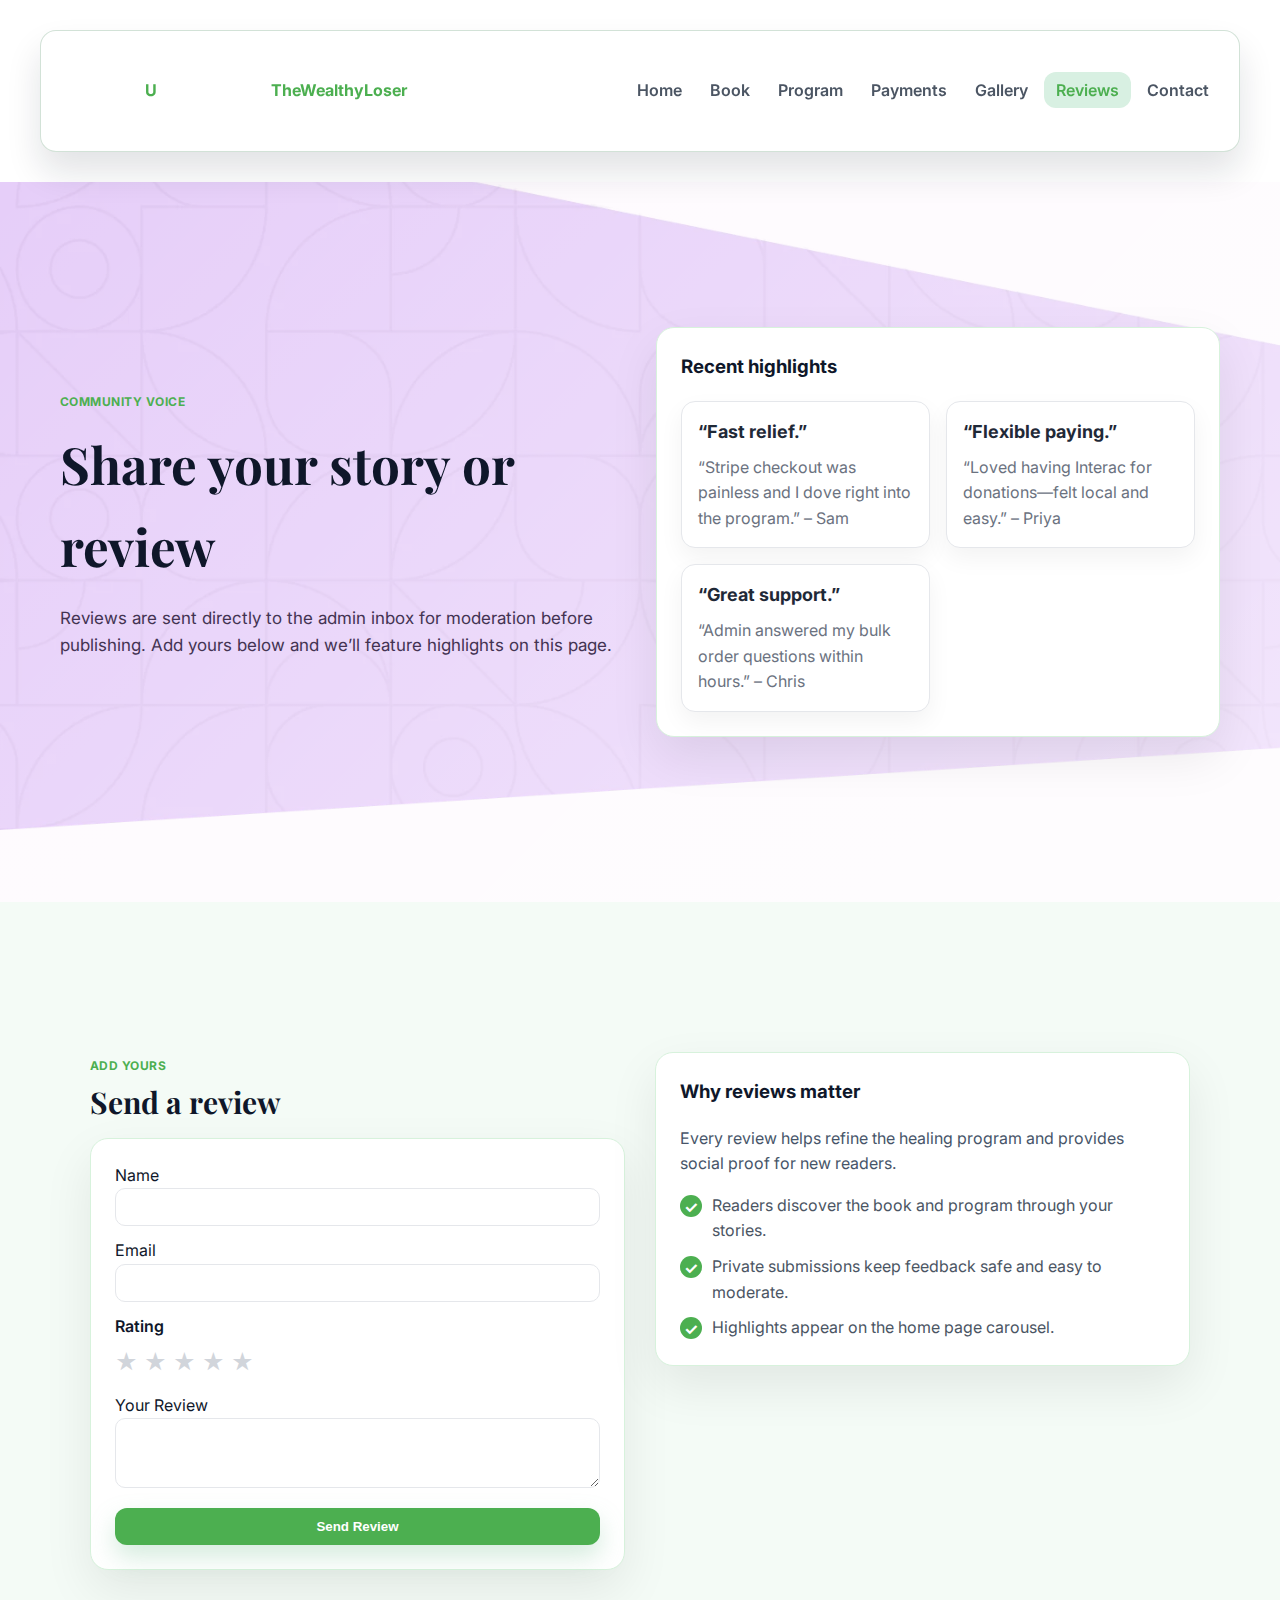
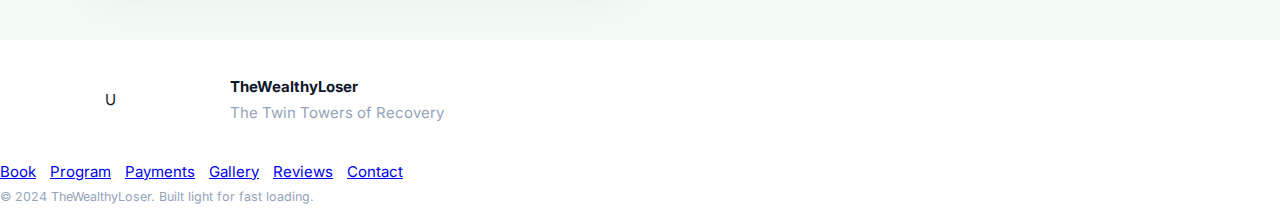
<file: reviews.html>
<!DOCTYPE html>
<html lang="en">
<head>
  <meta charset="UTF-8" />
  <meta name="viewport" content="width=device-width, initial-scale=1.0" />
  <title>TheWealthyLoser | Reviews</title>
  <meta name="description" content="Share your review of TheWealthyLoser and read recent highlights from the community." />
  <link rel="preconnect" href="https://fonts.googleapis.com">
  <link rel="preconnect" href="https://fonts.gstatic.com" crossorigin>
  <link href="https://fonts.googleapis.com/css2?family=Inter:wght@400;600;700&family=Playfair+Display:wght@600;700&display=swap" rel="stylesheet">
  <link rel="stylesheet" href="styles.css" />
</head>
<body>
  <header>
    <div class="nav">
      <a class="brand" href="index.html"><span class="brand-logo">U</span> TheWealthyLoser</a>
      <nav>
        <a href="index.html">Home</a>
        <a href="book.html">Book</a>
        <a href="program.html">Program</a>
        <a href="payments.html">Payments</a>
        <a href="gallery.html">Gallery</a>
        <a class="active" href="reviews.html">Reviews</a>
        <a href="contact.html">Contact</a>
      </nav>
    </div>
  </header>

  <main>
    <section class="hero">
      <div class="hero-inner">
        <div class="hero-grid">
          <div class="eyebrow">Community voice</div>
          <h1 class="headline">Share your story or review</h1>
          <p class="subhead">Reviews are sent directly to the admin inbox for moderation before publishing. Add yours below and we’ll feature highlights on this page.</p>
        </div>
        <div class="card">
          <h3 style="margin-top:0;">Recent highlights</h3>
          <div class="grid-3">
            <div class="mini-card">
              <h3>“Fast relief.”</h3>
              <p>“Stripe checkout was painless and I dove right into the program.” – Sam</p>
            </div>
            <div class="mini-card">
              <h3>“Flexible paying.”</h3>
              <p>“Loved having Interac for donations—felt local and easy.” – Priya</p>
            </div>
            <div class="mini-card">
              <h3>“Great support.”</h3>
              <p>“Admin answered my bulk order questions within hours.” – Chris</p>
            </div>
          </div>
        </div>
      </div>
    </section>

    <section class="section">
      <div class="section-inner">
        <div>
          <div class="eyebrow">Add yours</div>
          <h2>Send a review</h2>
          <form class="card" id="reviewForm" action="https://formspree.io/f/mqarwolk" method="POST">
            <label>Name<input required name="reviewer" type="text"></label>
            <label>Email<input required name="email" type="email"></label>
            <div>
              <div style="font-weight:600; margin-bottom:6px;">Rating</div>
              <div class="star-rating" aria-label="Rate from 1 to 5 stars">
                <input type="radio" id="star5" name="rating" value="5" required>
                <label for="star5" aria-label="5 stars">★</label>
                <input type="radio" id="star4" name="rating" value="4">
                <label for="star4" aria-label="4 stars">★</label>
                <input type="radio" id="star3" name="rating" value="3">
                <label for="star3" aria-label="3 stars">★</label>
                <input type="radio" id="star2" name="rating" value="2">
                <label for="star2" aria-label="2 stars">★</label>
                <input type="radio" id="star1" name="rating" value="1">
                <label for="star1" aria-label="1 star">★</label>
              </div>
            </div>
            <label>Your Review<textarea name="review" rows="3"></textarea></label>
            <button class="btn btn-primary" type="submit">Send Review</button>
          </form>
        </div>
        <div class="card">
          <h3 style="margin-top:0;">Why reviews matter</h3>
          <p style="color:#475569;">Every review helps refine the healing program and provides social proof for new readers.</p>
          <ul class="bullet-list">
            <li><span class="check">✓</span><span>Readers discover the book and program through your stories.</span></li>
            <li><span class="check">✓</span><span>Private submissions keep feedback safe and easy to moderate.</span></li>
            <li><span class="check">✓</span><span>Highlights appear on the home page carousel.</span></li>
          </ul>
        </div>
      </div>
    </section>
  </main>

  <footer>
    <div class="inner">
      <div style="display:flex; align-items:center; gap:10px;">
        <span class="brand-logo">U</span>
        <div>
          <strong>TheWealthyLoser</strong>
          <p style="margin:2px 0 0; color:#94a3b8;">The Twin Towers of Recovery</p>
        </div>
      </div>
      <div style="display:flex; gap:14px; flex-wrap:wrap; color:#cbd5e1;">
        <a href="book.html">Book</a>
        <a href="program.html">Program</a>
        <a href="payments.html">Payments</a>
        <a href="gallery.html">Gallery</a>
        <a href="reviews.html">Reviews</a>
        <a href="contact.html">Contact</a>
      </div>
      <small style="color:#94a3b8;">© 2024 TheWealthyLoser. Built light for fast loading.</small>
    </div>
  </footer>
  <script src="script.js"></script>
</body>
</html>
</file>
<file: styles.css>
:root {
  --primary: #4caf50;
  --primary-strong: #2e7d32;
  --secondary: #a8d5ba;
  --text: #0f172a;
  --muted: #f4fbf6;
  --card: #ffffff;
  --primary-border: rgba(52, 122, 72, 0.22);
  --primary-border-strong: rgba(52, 122, 72, 0.45);
  --primary-accent: #d8f0e2;
  --primary-ghost-border: #88c9a1;
  --primary-shadow-strong: rgba(76, 175, 80, 0.35);
  --primary-shadow-soft: rgba(136, 201, 161, 0.35);
  --hero-spot-1: rgba(136, 201, 161, 0.35);
  --hero-spot-2: rgba(104, 187, 141, 0.3);
  --hero-gradient-start: #f3faf5;
  --hero-gradient-end: #e8f7ed;
  --hero-grid-dot: #bfe7cc;
  --wire-overlay: linear-gradient(120deg, rgba(46, 125, 50, 0.88), rgba(136, 201, 161, 0.78), rgba(0, 0, 0, 0.18));
  --wire-card-bg: linear-gradient(145deg, rgba(52, 122, 72, 0.95), rgba(136, 201, 161, 0.9));
  --wire-card-shadow: rgba(23, 63, 38, 0.45);
  --footer-gradient-start: #2e7d32;
  --footer-gradient-end: #79c48f;
  --footer-bottom-bg: #255e3c;
  --footer-bottom-text: #edfff5;
  --program-visual-start: #e0f2e5;
  --program-visual-end: #cde7d6;
  --program-visual-text: #1d4530;
  --hotline-card-start: #eff9f2;
  --hotline-card-end: #daeedf;
  --hotline-card-border: #a8d5ba;
  --hotline-card-text: #153526;
  --hotline-input-bg: #ffffff;
  --hotline-input-border: #a8d5ba;
  --flip-progress-track: rgba(76, 175, 80, 0.18);
  --flip-progress-fill-start: #9fe3b5;
  --flip-progress-fill-end: #2e7d32;
}

:root[data-theme='teal'] {
  --primary: #009688;
  --primary-strong: #00695c;
  --secondary: #80cbc4;
  --muted: #e0f2f1;
  --card: #ffffff;
  --primary-border: rgba(0, 150, 136, 0.25);
  --primary-border-strong: rgba(0, 105, 92, 0.45);
  --primary-accent: #c6eeea;
  --primary-ghost-border: #80cbc4;
  --primary-shadow-strong: rgba(0, 150, 136, 0.35);
  --primary-shadow-soft: rgba(128, 203, 196, 0.3);
  --hero-spot-1: rgba(128, 203, 196, 0.35);
  --hero-spot-2: rgba(93, 190, 194, 0.3);
  --hero-gradient-start: #e5fbf8;
  --hero-gradient-end: #d4f5f1;
  --hero-grid-dot: #b2e5df;
  --wire-overlay: linear-gradient(120deg, rgba(0, 105, 92, 0.9), rgba(93, 190, 194, 0.8), rgba(0, 0, 0, 0.2));
  --wire-card-bg: linear-gradient(145deg, rgba(0, 105, 92, 0.95), rgba(128, 203, 196, 0.9));
  --wire-card-shadow: rgba(0, 58, 52, 0.45);
  --footer-gradient-start: #00695c;
  --footer-gradient-end: #26a69a;
  --footer-bottom-bg: #004c43;
  --footer-bottom-text: #e0fffb;
  --program-visual-start: #d4f5f1;
  --program-visual-end: #bce9e4;
  --program-visual-text: #053a35;
  --hotline-card-start: #e0f7f5;
  --hotline-card-end: #c0ece8;
  --hotline-card-border: #80cbc4;
  --hotline-card-text: #04443e;
  --hotline-input-bg: #ffffff;
  --hotline-input-border: #80cbc4;
  --flip-progress-track: rgba(0, 150, 136, 0.2);
  --flip-progress-fill-start: #5fe3d4;
  --flip-progress-fill-end: #00695c;
}

:root[data-theme='soft-blue'] {
  --primary: #42a5f5;
  --primary-strong: #1565c0;
  --secondary: #90caf9;
  --muted: #ebf5ff;
  --card: #ffffff;
  --primary-border: rgba(21, 101, 192, 0.25);
  --primary-border-strong: rgba(21, 101, 192, 0.45);
  --primary-accent: #e1f1ff;
  --primary-ghost-border: #90caf9;
  --primary-shadow-strong: rgba(66, 165, 245, 0.35);
  --primary-shadow-soft: rgba(144, 202, 249, 0.35);
  --hero-spot-1: rgba(144, 202, 249, 0.3);
  --hero-spot-2: rgba(66, 165, 245, 0.25);
  --hero-gradient-start: #f1f8ff;
  --hero-gradient-end: #e0f0ff;
  --hero-grid-dot: #c5e4ff;
  --wire-overlay: linear-gradient(120deg, rgba(21, 101, 192, 0.9), rgba(66, 165, 245, 0.85), rgba(0, 0, 0, 0.2));
  --wire-card-bg: linear-gradient(145deg, rgba(21, 101, 192, 0.95), rgba(66, 165, 245, 0.9));
  --wire-card-shadow: rgba(15, 53, 109, 0.45);
  --footer-gradient-start: #1565c0;
  --footer-gradient-end: #64b5f6;
  --footer-bottom-bg: #0b3c75;
  --footer-bottom-text: #eff6ff;
  --program-visual-start: #e0f0ff;
  --program-visual-end: #cfe6ff;
  --program-visual-text: #0c3155;
  --hotline-card-start: #eef5ff;
  --hotline-card-end: #d7e8ff;
  --hotline-card-border: #90caf9;
  --hotline-card-text: #0f2744;
  --hotline-input-bg: #ffffff;
  --hotline-input-border: #90caf9;
  --flip-progress-track: rgba(66, 165, 245, 0.22);
  --flip-progress-fill-start: #9fcdfd;
  --flip-progress-fill-end: #1565c0;
}

:root[data-theme='lavender'] {
  --primary: #b39ddb;
  --primary-strong: #7e57c2;
  --secondary: #e1bee7;
  --muted: #f8f0ff;
  --card: #ffffff;
  --primary-border: rgba(142, 94, 196, 0.25);
  --primary-border-strong: rgba(142, 94, 196, 0.45);
  --primary-accent: #f3e8ff;
  --primary-ghost-border: #d8b4fe;
  --primary-shadow-strong: rgba(190, 144, 248, 0.35);
  --primary-shadow-soft: rgba(206, 181, 255, 0.35);
  --hero-spot-1: rgba(206, 181, 255, 0.35);
  --hero-spot-2: rgba(177, 134, 236, 0.3);
  --hero-gradient-start: #fbf5ff;
  --hero-gradient-end: #f4e8ff;
  --hero-grid-dot: #e3d4ff;
  --wire-overlay: linear-gradient(120deg, rgba(125, 69, 179, 0.88), rgba(206, 181, 255, 0.8), rgba(0, 0, 0, 0.15));
  --wire-card-bg: linear-gradient(145deg, rgba(125, 69, 179, 0.95), rgba(206, 181, 255, 0.9));
  --wire-card-shadow: rgba(67, 41, 112, 0.45);
  --footer-gradient-start: #7e57c2;
  --footer-gradient-end: #ce93d8;
  --footer-bottom-bg: #5c3b82;
  --footer-bottom-text: #fdf5ff;
  --program-visual-start: #f5e9ff;
  --program-visual-end: #ecd9ff;
  --program-visual-text: #402351;
  --hotline-card-start: #faf2ff;
  --hotline-card-end: #f1e3ff;
  --hotline-card-border: #d8b4fe;
  --hotline-card-text: #39204d;
  --hotline-input-bg: #ffffff;
  --hotline-input-border: #ceb5ff;
  --flip-progress-track: rgba(142, 94, 196, 0.22);
  --flip-progress-fill-start: #e3c9ff;
  --flip-progress-fill-end: #7e57c2;
}

html {
  scroll-behavior: smooth;
  scroll-padding-top: 80px;
}

* {
  box-sizing: border-box;
}

body {
  margin: 0;
  font-family: 'Inter', system-ui, -apple-system, sans-serif;
  color: var(--text);
  background: #ffffff;
  line-height: 1.6;
}

.skip-link {
  position: absolute;
  top: -200px;
  left: 20px;
  background: var(--primary);
  color: #fff;
  padding: 10px 18px;
  border-radius: 999px;
  text-decoration: none;
  font-weight: 600;
  z-index: 999;
  transition: top 0.2s ease;
}

.skip-link:focus {
  top: 12px;
  outline: none;
  box-shadow: 0 10px 30px rgba(15, 23, 42, 0.2);
}

.emoji-sequence {
  font-family: 'Apple Color Emoji', 'Segoe UI Emoji', 'Segoe UI Symbol', 'Noto Color Emoji', sans-serif;
  font-variant-emoji: emoji;
  line-height: 1;
}

.program-page {
  height: 100vh;
  overflow: hidden;
}

.site-header {
  position: fixed;
  top: 0;
  left: 0;
  width: 100%;
  z-index: 100;
  display: flex;
  flex-direction: column;
  gap: 6px;
  align-items: stretch;
  pointer-events: none;
  padding: 8px 16px;
  transform: translateY(0);
  transition: transform 0.3s ease;
  will-change: transform;
}

.site-header>* {
  pointer-events: auto;
  width: 100%;
}

.site-header.is-hidden {
  transform: translateY(-120%);
}

.nav {
  position: sticky;
  top: 0;
  z-index: 10;
  max-width: 1200px;
  margin: 30px auto;
  padding: 0 18px 0 0;
  display: flex;
  align-items: center;
  justify-content: space-between;
  gap: 14px;
  background: #fff;
  border-radius: 16px;
  border: 1px solid var(--primary-border);
  box-shadow: 0 20px 35px rgba(15, 23, 42, 0.12);
  min-height: 76px;
  overflow: hidden;
}

.brand {
  display: flex;
  align-items: center;
  gap: 10px;
  font-weight: 700;
  color: var(--primary);
  text-decoration: none;
}

.brand-panel {
  background: linear-gradient(135deg, var(--primary), var(--primary-strong));
  border-radius: 16px 0 0 16px;
  padding: 0 24px 0 12px;
  display: flex;
  align-items: center;
  gap: 12px;
  height: 90px;
  min-width: 240px;
  color: #fff;
}

.brand-logo {
  width: 220px;
  height: 120px;
  border-radius: 14px;
  overflow: hidden;
  display: inline-flex;
  align-items: center;
  justify-content: center;
}

.brand-logo img {
  padding-top: 16px;
  width: 260px;
  height: auto;
  object-fit: contain;
  display: block;
}

.brand-text {
  font-size: 20px;
  font-weight: 800;
  letter-spacing: 0.02em;
}

.brand-text sup {
  font-size: 11px;
  margin-left: 4px;
  color: rgba(255, 255, 255, 0.8);
}

.nav-links {
  display: flex;
  gap: 24px;
  align-items: center;
  margin-left: auto;
}

.nav-actions {
  display: flex;
  align-items: center;
  gap: 12px;
  margin-left: 12px;
  flex-wrap: nowrap;
  flex-shrink: 0;
}

.nav-toggle {
  display: none;
  margin-left: auto;
  border: none;
  background: transparent;
  padding: 8px;
  border-radius: 8px;
  cursor: pointer;
  flex-direction: column;
  gap: 5px;
}

.nav-toggle span {
  width: 22px;
  height: 2px;
  background: #1f2937;
  display: block;
}

nav a {
  color: #4b5563;
  text-decoration: none;
  font-weight: 600;
  padding: 8px 12px;
  border-radius: 12px;
  transition: color .2s, background .2s;
}

nav a.active {
  color: var(--primary);
  background: var(--primary-accent);
}

nav a:hover {
  color: var(--primary);
  background: var(--primary-accent);
}

.theme-picker-bar {
  max-width: 1200px;
  margin: 8px auto 0;
  padding: 0 18px;
  display: flex;
  justify-content: flex-end;
}

.theme-picker {
  display: inline-flex;
  align-items: center;
  gap: 6px;
  padding: 4px;
  border-radius: 999px;
  background: var(--muted);
  border: 1px solid var(--primary-border);
  flex-wrap: wrap;
}

.theme-option {
  border: none;
  background: transparent;
  color: #4b5563;
  font-weight: 600;
  padding: 4px 10px;
  border-radius: 999px;
  display: inline-flex;
  align-items: center;
  gap: 6px;
  cursor: pointer;
  transition: background .2s, color .2s;
}

.theme-option .theme-swatch {
  width: 12px;
  height: 12px;
  border-radius: 50%;
  border: 2px solid rgba(255, 255, 255, 0.9);
  box-shadow: 0 0 0 1px rgba(15, 23, 42, 0.12);
}

.theme-option[data-theme-choice='soft-green'] .theme-swatch {
  background: linear-gradient(135deg, #4caf50, #88c9a1);
}

.theme-option[data-theme-choice='teal'] .theme-swatch {
  background: linear-gradient(135deg, #009688, #5dbec2);
}

.theme-option[data-theme-choice='soft-blue'] .theme-swatch {
  background: linear-gradient(135deg, #42a5f5, #90caf9);
}

.theme-option[data-theme-choice='lavender'] .theme-swatch {
  background: linear-gradient(135deg, #b39ddb, #e1bee7);
}

.theme-option.active {
  background: #fff;
  color: var(--text);
}

.nav-reviews {
  padding: 10px 18px;
  border-radius: 999px;
  border: 1px solid var(--primary-border-strong);
  color: var(--primary-strong);
  text-decoration: none;
  font-weight: 700;
  background: rgba(255, 255, 255, 0.8);
  box-shadow: 0 10px 20px rgba(15, 23, 42, 0.08);
}

.nav-reviews:hover {
  background: #fff;
}

.nav-donate {
  background: linear-gradient(135deg, var(--primary), var(--primary-strong));
  color: #fff;
  border-radius: 999px;
  padding: 10px 18px;
  font-weight: 700;
  letter-spacing: 0.02em;
  display: inline-flex;
  align-items: center;
  gap: 6px;
  text-transform: uppercase;
  box-shadow: 0 14px 30px var(--primary-shadow-strong);
  text-decoration: none;
}

.nav-donate:hover,
.nav-donate:focus {
  text-decoration: none;
}

.nav-donate-icon {
  width: 16px;
  height: 16px;
  display: inline-flex;
}

.nav-donate-icon svg {
  width: 100%;
  height: 100%;
  fill: #fff;
  display: block;
}

.btn {
  display: inline-flex;
  align-items: center;
  justify-content: center;
  gap: 8px;
  padding: 11px 18px;
  border-radius: 12px;
  font-weight: 700;
  border: none;
  cursor: pointer;
  text-decoration: none;
  transition: transform .2s, box-shadow .2s;
}

.btn-primary {
  background: var(--primary);
  color: #fff;
  box-shadow: 0 12px 25px var(--primary-shadow-soft);
}

.btn-primary:hover {
  transform: translateY(-1px);
  box-shadow: 0 16px 32px var(--primary-shadow-strong);
}

.btn-ghost {
  background: #fff;
  color: var(--primary-strong);
  border: 1px solid var(--primary-ghost-border);
}

.brand-pill {
  display: inline-flex;
  align-items: center;
  gap: 8px;
  padding: 9px 12px;
  border-radius: 12px;
  border: 1px solid var(--secondary);
  background: #fff;
  color: #111827;
  font-weight: 700;
  text-decoration: none;
  box-shadow: 0 10px 22px rgba(0, 0, 0, 0.06);
  transition: transform .2s, box-shadow .2s, border-color .2s;
}

.brand-pill:hover {
  transform: translateY(-1px);
  box-shadow: 0 14px 26px rgba(0, 0, 0, 0.08);
  border-color: var(--primary-strong);
}

.brand-icon {
  width: 24px;
  height: 24px;
  border-radius: 6px;
  display: inline-flex;
  align-items: center;
  justify-content: center;
  font-weight: 800;
  color: #fff;
  font-size: 13px;
  box-shadow: 0 6px 14px rgba(0, 0, 0, 0.15);
  flex-shrink: 0;
}

.amazon {
  background: linear-gradient(135deg, #111827, #111827);
}

.indigo {
  background: linear-gradient(135deg, #1b3a74, #2e5090);
}

.google {
  background: linear-gradient(135deg, #ea4335, #fbbc05);
  color: #fff;
}

.apple {
  background: linear-gradient(135deg, #0f172a, #1f2937);
}

.direct {
  background: linear-gradient(135deg, var(--primary-strong), var(--primary));
}

.hero-wireframe {
  position: relative;
  isolation: isolate;
  min-height: 100vh;
  height: 100vh;
  padding: 150px 5vw;
  display: flex;
  align-items: center;
  background: url('images/twin-tower.png') center/cover no-repeat;
  color: #fff;
}

.hero-wireframe::before {
  content: "";
  position: absolute;
  inset: 0;
  background: var(--wire-overlay);
  mix-blend-mode: multiply;
}

.hero-wireframe-content {
  position: relative;
  z-index: 1;
  padding: 20px;
  max-width: 520px;
  color: #fff;
  text-shadow: 0 4px 18px rgba(0, 0, 0, 0.4);
}

.hero-wireframe-eyebrow {
  font-size: 15px;
  text-transform: uppercase;
  letter-spacing: 0.2em;
  margin-bottom: 16px;
  color: rgba(255, 255, 255, 0.85);
}

.hero-wireframe-content h1 {
  font-size: clamp(42px, 6vw, 62px);
  margin: 0;
}

.hero-wireframe-subhead {
  font-size: 22px;
  font-style: italic;
  margin: 8px 0 24px;
  color: rgba(255, 255, 255, 0.9);
}

.hero-wireframe-list {
  list-style: none;
  padding: 0;
  margin: 0 0 28px;
}

.hero-wireframe-list li {
  margin-bottom: 10px;
  font-size: 18px;
  position: relative;
  padding-left: 22px;
}

.hero-wireframe-list li::before {
  content: "•";
  position: absolute;
  left: 0;
  color: #fcd34d;
}

.hero-wireframe-actions {
  display: flex;
  gap: 12px;
  flex-wrap: wrap;
}

.hero {
  position: relative;
  isolation: isolate;
  overflow: hidden;
  background-color: #fefafe;
  background-image: url('images/img-2.png');
  background-repeat: no-repeat;
  background-size: cover;
  background-position: center -100px;
  min-height: 80vh;
  display: grid;
  place-items: center;
  scroll-margin-top: -120px;
}

.hero::before {
  content: "";
  position: absolute;
  inset: 0;
  background: linear-gradient(135deg, rgba(253, 253, 255, 0), rgba(255, 255, 255, 0.5));
}

.hero-inner {
  position: relative;
  z-index: 1;
  max-width: 1200px;
  width: 100%;
  padding: 80px 20px 100px;
  display: grid;
  grid-template-columns: repeat(auto-fit, minmax(320px, 1fr));
  gap: 32px;
  align-items: center;
}

.hero-inner img {
  width: 100%;
  max-width: 960px;
  justify-self: center;
  display: block;
}

.carousel {
  position: relative;
  width: 100%;
  border-radius: 18px;
  overflow: visible;
  box-shadow: 0 20px 50px rgba(0, 0, 0, 0.08);
  background: #fff;
  padding-bottom: 36px;
}

.carousel-window {
  overflow: hidden;
  border-radius: inherit;
}

.carousel-track {
  display: flex;
  transition: transform .5s ease;
}

.carousel-slide {
  min-width: 100%;
  padding: 12px;
}

.carousel-slide img {
  width: 100%;
  display: block;
}

.carousel-slide-grid {
  display: grid;
  gap: 16px;
  grid-template-columns: repeat(auto-fit, minmax(220px, 1fr));
}

.journey-carousel .card {
  height: 100%;
}

.program-page .journey-carousel .card img {
  height: 300px;
  width: 100%;
  object-fit: cover;
}

.program-page .journey-carousel img[src*="cyber-truck"] {
  object-position: right center;
}

.carousel-control {
  position: absolute;
  top: 50%;
  transform: translateY(-50%);
  width: 38px;
  height: 38px;
  border-radius: 50%;
  border: none;
  background: var(--primary-strong);
  color: #fff;
  cursor: pointer;
  display: grid;
  place-items: center;
  font-size: 20px;
  transition: background .2s;
  z-index: 2;
  box-shadow: 0 10px 20px rgba(15, 23, 42, 0.25);
}

.carousel-control:hover {
  background: rgba(15, 23, 42, 0.85);
}

.carousel-control.prev {
  left: -28px;
}

.carousel-control.next {
  right: -28px;
}

.carousel-indicators {
  position: absolute;
  bottom: 8px;
  left: 50%;
  transform: translateX(-50%);
  display: inline-flex;
  gap: 8px;
}
@media (max-width: 600px) {
  .carousel-control.prev {
    left: 12px;
  }

  .carousel-control.next {
    right: 12px;
  }
}

.carousel-indicators button {
  width: 10px;
  height: 10px;
  border-radius: 50%;
  background: rgba(255, 255, 255, 0.6);
  border: 2px solid var(--primary-border);
  border-radius: 12px;
  cursor: pointer;
}

.carousel-indicators button.active {
  background: var(--primary);
}

.headline {
  font-family: 'Playfair Display', serif;
  font-size: clamp(36px, 4vw, 54px);
  margin: 10px 0 12px;
  color: var(--text);
}

.subhead {
  font-size: 17px;
  color: #433352;
  max-width: 620px;
}

.card {
  background: var(--card);
  color: #0f172a;
  padding: 24px;
  border-radius: 18px;
  box-shadow: 0 20px 50px rgba(0, 0, 0, 0.08);
  border: 1px solid #d7f2dc;
}

.program-visual {
  text-align: center;
  background: linear-gradient(135deg, var(--program-visual-start), var(--program-visual-end));
}

.program-visual img {
  width: 100%;
  height: 80vh;
  border-radius: 14px;
  box-shadow: 0 20px 40px rgba(0, 0, 0, 0.12);
}

.program-visual p {
  margin: 12px 0 0;
  color: var(--program-visual-text);
  font-weight: 600;
}

.program-collage {
  padding: 40px 20px 20px;
  background: #f6f0ff;
}

.program-collage-inner {
  max-width: 1100px;
  margin: 0 auto;
  background: #fff;
  border-radius: 36px;
  padding: 30px;
  box-shadow: 0 30px 120px rgba(15, 23, 42, 0.08);
}

.program-collage-tag {
  display: inline-flex;
  align-items: center;
  justify-content: center;
  padding: 6px 16px;
  border-radius: 999px;
  font-weight: 700;
  letter-spacing: 0.05em;
  text-transform: uppercase;
  font-size: 12px;
  background: var(--muted);
  color: var(--primary-strong);
  margin-bottom: 20px;
}

.program-collage-grid {
  display: grid;
  grid-template-columns: repeat(12, minmax(0, 1fr));
  grid-auto-rows: 70px;
  gap: 18px;
}

.collage-item {
  border-radius: 32px;
  overflow: hidden;
  background: var(--card);
  box-shadow: 0 25px 80px rgba(15, 23, 42, 0.1);
}

.collage-item img {
  width: 100%;
  height: 100%;
  display: block;
  object-fit: cover;
}

.collage-a {
  grid-column: 1 / span 6;
  grid-row: 1 / span 5;
}

.collage-b {
  grid-column: 7 / span 6;
  grid-row: 1 / span 5;
}

.collage-d {
  grid-column: 1 / span 4;
  grid-row: 5 / span 7;
}

.collage-e {
  grid-column: 5 / span 4;
  grid-row: 5 / span 4;
}

.collage-f {
  grid-column: 9 / span 4;
  grid-row: 5 / span 7;
}

.collage-g {
  grid-column: 1 / span 6;
  grid-row: 11 / span 6;
}

.collage-h {
  grid-column: 7 / span 6;
  grid-row: 11 / span 6;
}

.hotline-card {
  background: linear-gradient(135deg, var(--hotline-card-start), var(--hotline-card-end));
  color: var(--hotline-card-text);
  border: 1px solid var(--hotline-card-border);
}

.hotline-card a {
  color: var(--primary-strong);
}

.hotline-card form {
  margin-top: 12px;
  display: grid;
  gap: 10px;
}

.hotline-card input[type='email'] {
  padding: 12px;
  border-radius: 12px;
  border: 1px solid var(--hotline-input-border);
  background: var(--hotline-input-bg);
}

.hotline-card .btn-ghost {
  background: #fff;
  color: var(--primary);
}

.section {
  padding: 70px 20px;
  scroll-margin-top: -120px;
}

#reviews {
  scroll-margin-top: 130px;
}

#book {
  scroll-margin-top: -20px;
}

.section:nth-of-type(even) {
  background: var(--muted);
}

.section-inner {
  padding-top: 80px;
  max-width: 1100px;
  margin: 0 auto;
  display: grid;
  grid-template-columns: repeat(auto-fit, minmax(300px, 1fr));
  gap: 30px;
  align-items: start;
}

.media-feature .section-inner {
  align-items: center;
}

.media-feature-photo {
  margin: 0;
  border-radius: 28px;
  overflow: hidden;
  box-shadow: 0 20px 60px rgba(15, 23, 42, 0.15);
  background: #000;
}

.media-feature-photo img {
  width: 100%;
  display: block;
  object-fit: cover;
  height: 100%;
}

.media-feature-photo figcaption {
  font-size: 0.9rem;
  color: #6b7280;
  text-align: center;
  padding: 12px;
  background: #fff;
}

.program-page .snap-main {
  height: 100%;
  overflow-y: auto;
  scroll-snap-type: none;
  scroll-padding-top: 120px;
  scroll-behavior: smooth;
}

.program-page .snap-main>.section {
  min-height: calc(100vh - 120px);
  scroll-snap-align: none;
  display: flex;
  flex-direction: column;
  justify-content: center;
}

.program-page .footer-section {
  padding: 0;
  background: none;
}

.program-page .snap-main>.footer-section {
  min-height: auto;
  scroll-snap-align: none;
  display: block;
  justify-content: flex-start;
}

.program-page .snap-main>.section .section-inner {
  flex: 1;
}

.section h2 {
  font-family: 'Playfair Display', serif;
  margin: 0 0 12px;
  font-size: 30px;
}

.section p {
  margin: 0 0 16px;
  color: #4b5563;
}

.vision {
  background: #fff;
}

.vision-inner {
  grid-template-columns: repeat(auto-fit, minmax(280px, 1fr));
  gap: 45px;
  align-items: center;
}

.vision-media img {
  width: 100%;
  display: block;
  border-radius: 28px;
}

.vision-content h2 {
  font-size: clamp(32px, 5vw, 48px);
  margin-bottom: 18px;
}

.vision-content p {
  color: #1f2937;
  line-height: 1.75;
}

.vision-label {
  font-weight: 700;
  color: var(--primary-strong);
  text-transform: uppercase;
  letter-spacing: 0.06em;
  display: inline-flex;
  align-items: center;
  gap: 8px;
  font-size: 12px;
  margin-bottom: 16px;
}

.vision-label::before {
  content: "";
  width: 8px;
  height: 8px;
  border-radius: 50%;
  background: currentColor;
}

.eyebrow {
  display: inline-flex;
  align-items: center;
  gap: 10px;
  color: var(--primary);
  font-weight: 700;
  text-transform: uppercase;
  letter-spacing: 0.04em;
  font-size: 12px;
}

.grid-3 {
  display: grid;
  grid-template-columns: repeat(auto-fit, minmax(220px, 1fr));
  gap: 16px;
}

.mini-card {
  background: #fff;
  padding: 16px;
  border-radius: 14px;
  border: 1px solid #e5e7eb;
  box-shadow: 0 10px 24px rgba(0, 0, 0, 0.05);
}

.mini-card h3 {
  margin: 0 0 8px;
  font-size: 18px;
  color: #1f2937;
}

.coming-soon-banner {
  margin-top: 18px;
  padding: 18px 20px;
  border-radius: 16px;
  border: 1px dashed rgba(148, 163, 184, 0.8);
  background: rgba(248, 250, 252, 0.95);
  color: #0f172a;
  box-shadow: inset 0 0 0 1px rgba(255, 255, 255, 0.4);
}

.coming-soon-banner strong {
  display: block;
  font-size: 17px;
  margin-bottom: 4px;
}

.mini-card p {
  margin: 0;
  color: #6b7280;
}

.donor-wall {
  display: flex;
  flex-direction: column;
  gap: 16px;
}

.donor-list {
  list-style: none;
  margin: 0;
  padding: 0;
  display: flex;
  flex-direction: column;
  gap: 12px;
}

.donor-list li {
  display: flex;
  justify-content: space-between;
  align-items: center;
  padding: 14px 16px;
  border-radius: 16px;
  border: 1px solid var(--primary-border);
  background: var(--muted);
  color: var(--text);
  font-weight: 600;
  box-shadow: 0 6px 14px rgba(0, 0, 0, 0.04);
}

.donor-name {
  font-size: 18px;
}

.donor-org {
  display: inline-flex;
  align-items: center;
  gap: 12px;
  text-decoration: none;
  color: inherit;
}

.donor-org:hover .donor-name {
  color: var(--primary-strong);
}

.donor-logo {
  width: 120px;
  height: auto;
  display: block;
  background: #be1e2d;
  padding: 8px 12px;
  border-radius: 12px;
}

.donor-amount {
  color: var(--primary-strong);
  font-size: 16px;
}

.donor-tagline {
  margin: 0;
  font-style: italic;
  color: #475569;
}

@media (max-width: 600px) {
  .donor-list li {
    flex-direction: column;
    align-items: flex-start;
    gap: 10px;
  }

  .donor-amount {
    font-size: 18px;
  }

  .donor-logo {
    width: 150px;
  }
}

.bullet-list {
  list-style: none;
  padding: 0;
  margin: 0;
  display: grid;
  gap: 10px;
}

.bullet-list li {
  display: flex;
  align-items: flex-start;
  gap: 10px;
  color: #4b5563;
}

.check {
  width: 22px;
  height: 22px;
  border-radius: 50%;
  background: var(--primary);
  display: grid;
  place-items: center;
  color: #fff;
  font-weight: 700;
  flex-shrink: 0;
  margin-top: 2px;
}

form {
  display: grid;
  gap: 12px;
}

input,
textarea {
  width: 100%;
  padding: 10px 12px;
  border-radius: 10px;
  border: 1px solid #e5e7eb;
  font-family: inherit;
}

.star-rating {
  display: inline-flex;
  align-items: center;
  gap: 6px;
  flex-direction: row-reverse;
}

.star-rating input {
  display: none;
}

.star-rating label {
  cursor: pointer;
  font-size: 22px;
  color: #d1d5db;
  transition: color .2s;
}

.star-rating input:checked~label,
.star-rating label:hover,
.star-rating label:hover~label {
  color: #f59e0b;
}

footer {
  margin-top: 0px;
  font-size: 15px;
}

.footer-hero {
  background: var(--primary-accent);
  padding: 8px;
  text-align: center;
  color: var(--primary-strong);
}

.footer-hero h3 {
  margin: 0;
  font-size: 24px;
  font-weight: 700;
}

.footer-hero-row {
  margin: 4px auto 0;
  font-weight: 600;
  display: inline-flex;
  gap: 4px;
  align-items: center;
  flex-wrap: wrap;
  justify-content: center;
}

.footer-hero-row img {
  width: 84px;
  height: 84px;
  object-fit: contain;
  border-radius: 50%;
  background: transparent;
  padding: 0;
  box-shadow: none;
}

.footer-hero-text {
  font-size: 17px;
  color: var(--primary-strong);
  letter-spacing: 0.02em;
  padding: 0 12px;
}

.footer-main {
  background: linear-gradient(135deg, var(--footer-gradient-start), var(--footer-gradient-end));
  color: #fff;
  padding: 5px 22px 5px;
  display: flex;
  flex-wrap: wrap;
  gap: 28px;
  justify-content: space-between;
  align-items: flex-start;
}

.footer-brand {
  display: flex;
  align-items: center;
  gap: 14px;
  min-width: 220px;
}

.footer-brand strong {
  font-size: 26px;
}

.footer-brand sup {
  font-size: 12px;
  letter-spacing: 1px;
  color: #d8ffe9;
}

.footer-nav,
.footer-contact {
  display: flex;
  gap: 10px;
  min-width: 180px;
  padding-top: 26px;
}

.footer-nav {
  flex-direction: row;
  align-items: center;
  gap: 18px;
  flex-wrap: wrap;
  padding-top: 26px;
}

.footer-contact {
  flex-direction: row;
  align-items: center;
  gap: 14px;
}

.footer-nav a,
.footer-contact a {
  color: #fff;
  text-decoration: none;
  font-weight: 600;
}

.footer-contact .mail-icon {
  width: 48px;
  height: 48px;
  border-radius: 14px;
  background: rgba(255, 255, 255, 0.2);
  display: inline-flex;
  align-items: center;
  justify-content: center;
  font-size: 28px;
}

.footer-contact-text {
  display: flex;
  flex-direction: column;
  gap: 4px;
}

.footer-contact small {
  color: rgba(255, 255, 255, 0.85);
  font-weight: 600;
  letter-spacing: 0.05em;
  text-transform: uppercase;
}

.footer-contact a {
  font-size: 18px;
  font-weight: 700;
}

.footer-disclaimer {
  background: rgba(0, 0, 0, 0.35);
  color: #fff;
  padding: 16px 18px;
  text-align: center;
  font-size: 15px;
  font-weight: 700;
  letter-spacing: 0.04em;
  line-height: 1.6;
  border-top: 1px solid rgba(255, 255, 255, 0.45);
  border-bottom: 1px solid rgba(255, 255, 255, 0.45);
}

.footer-bottom {
  text-align: center;
  background: var(--footer-bottom-bg);
  color: var(--footer-bottom-text);
  padding: 14px 10px;
}

.flipbook-section {
  background: linear-gradient(135deg, #fbfdff 0%, #f5f9ff 45%, #fff8ff 100%);
}

.flipbook-section .section-inner {
  max-width: 1500px;
  display: block;
}

.flipbook-layout {
  display: flex;
  flex-direction: column;
  gap: 32px;
  width: 100%;
  max-width: 1500px;
  margin: 0 auto;
}

.flipbook-header {
  text-align: center;
  max-width: 860px;
  margin: 0 auto;
}

.reader-shell {
  display: flex;
  flex-direction: column;
  gap: 20px;
  padding: 0 0 20px;
}

.reader-toolbar {
  display: flex;
  align-items: center;
  justify-content: space-between;
  background: var(--card);
  border-radius: 999px;
  border: 1px solid var(--primary-border);
  box-shadow: 0 18px 30px var(--primary-shadow-soft);
  padding: 10px 18px;
  flex-wrap: wrap;
  gap: 10px;
}

.reader-toolbar strong,
.reader-toolbar span {
  color: var(--primary-strong);
}

.toolbar-group {
  display: inline-flex;
  gap: 8px;
  align-items: center;
}

.toolbar-btn {
  width: 40px;
  height: 40px;
  border-radius: 12px;
  border: 1px solid var(--primary-border);
  background: linear-gradient(135deg, var(--primary-accent), #ffffff);
  color: var(--primary-strong);
  font-size: 1.4rem;
  font-weight: 700;
  cursor: pointer;
  transition: transform 0.2s ease, box-shadow 0.2s ease, background 0.2s ease;
}

.toolbar-btn:hover:not(:disabled) {
  box-shadow: 0 12px 20px rgba(99, 102, 241, 0.25);
  transform: translateY(-1px);
}

.toolbar-btn:disabled {
  opacity: 0.45;
  cursor: not-allowed;
}

.reader-status {
  font-weight: 700;
  color: var(--primary-strong);
  display: inline-flex;
  align-items: center;
  gap: 6px;
  font-size: 1rem;
}

.reader-status .divider {
  color: rgba(15, 23, 42, 0.4);
}

.reader-stage {
  position: relative;
  padding: 32px 48px;
  background: radial-gradient(circle at 28% 20%, rgba(255, 255, 255, 0.98), rgba(246, 248, 255, 0.92));
  border-radius: 32px;
  border: 1px solid rgba(15, 23, 42, 0.08);
  box-shadow: 0 40px 90px rgba(15, 23, 42, 0.16);
  overflow: visible;
  min-height: 760px;
}

.reader-book {
  position: relative;
  width: min(100%, 1300px);
  height: 780px;
  margin: 0 auto;
  transform: scale(var(--reader-scale, 1));
  transform-origin: center center;
  transition: transform 0.25s ease;
}

.reader-spread {
  position: absolute;
  inset: 0;
  display: grid;
  grid-template-columns: 1fr 1fr;
  background: linear-gradient(90deg, #fcf8ef, #fff, #fcf8ef);
  border-radius: 22px;
  border: 1px solid rgba(15, 23, 42, 0.1);
  box-shadow: 0 30px 55px rgba(15, 23, 42, 0.2);
  opacity: 0;
  transform: translateX(30px);
  transition: opacity 0.4s ease, transform 0.4s ease;
  pointer-events: none;
  overflow: hidden;
  z-index: 1;
}

.reader-spread::after {
  content: '';
  position: absolute;
  top: 0;
  bottom: 0;
  left: 50%;
  width: 4px;
  background: linear-gradient(180deg, rgba(15, 23, 42, 0.25), transparent);
  transform: translateX(-2px);
  opacity: 0.35;
}

.flipbook-layout[data-flip-single-page="true"] .reader-book {
  width: min(100%, 760px);
}

.flipbook-layout[data-flip-single-page="true"] .reader-spread {
  grid-template-columns: 1fr;
}

.flipbook-layout[data-flip-single-page="true"] .reader-spread::after {
  display: none;
}

.flipbook-layout[data-flip-single-page="true"] .reader-page {
  border-right: none;
  box-shadow: inset 0 0 0 rgba(15, 23, 42, 0.04);
  font-size: 0.82rem;
  overflow: visible;
  max-height: none;
}

.flipbook-layout[data-flip-single-page="true"] .reader-page.page-left,
.flipbook-layout[data-flip-single-page="true"] .reader-page.page-right {
  border: none;
  box-shadow: none;
}

.reader-spread.is-active {
  opacity: 1;
  transform: translateX(0);
  pointer-events: auto;
  z-index: 2;
}

.reader-spread.is-prev {
  opacity: 0;
  transform: translateX(-30px);
}

.reader-spread.is-next {
  opacity: 0;
  transform: translateX(30px);
}

.reader-page {
  padding: 26px 32px 36px;
  background: linear-gradient(180deg, rgba(255, 255, 255, 0.92), #fff);
  position: relative;
  color: #1f2937;
  font-size: 0.76rem;
  line-height: 1.5;
  overflow-y: auto;
  transition: box-shadow 0.3s ease;
}

.reader-page::after {
  content: '';
  position: absolute;
  inset: 20px 24px;
  /* border: 1px solid rgba(15, 23, 42, 0.05); */
  pointer-events: none;
}

.reader-page.page-left {
  border-right: 1px solid rgba(15, 23, 42, 0.08);
  box-shadow: inset -8px 0 12px rgba(15, 23, 42, 0.04);
  transform-origin: left center;
}

.reader-page.page-right {
  box-shadow: inset 8px 0 12px rgba(15, 23, 42, 0.04);
  transform-origin: right center;
}

.reader-page h3 {
  margin-top: 0;
  margin-bottom: 10px;
  font-size: 1.25rem;
}

.reader-page p {
  margin-top: 0;
  margin-bottom: 12px;
}

.reader-page ul,
.reader-page ol {
  margin-top: 0;
  margin-bottom: 12px;
  padding-left: 20px;
}

.reader-page li {
  margin-bottom: 6px;
}

.reader-logo-block {
  margin: 12px 0 20px;
  text-align: center;
}

.reader-logo {
  width: 140px;
  max-width: 50%;
  display: inline-block;
  filter: drop-shadow(0 8px 18px rgba(0, 0, 0, 0.15));
}

.reader-logo-caption {
  font-size: 0.72rem;
  color: rgba(15, 23, 42, 0.7);
  margin-top: 8px;
}

.flipbook-super {
  font-size: 0.85rem;
  text-transform: uppercase;
  letter-spacing: 0.1em;
  color: var(--primary-strong);
  font-weight: 700;
  margin-bottom: 6px;
  display: inline-flex;
  align-items: center;
  gap: 6px;
}

.flipbook-super::before {
  content: '';
  width: 28px;
  height: 2px;
  background: var(--primary-strong);
  display: inline-flex;
}

.page-arrow {
  position: absolute;
  top: 50%;
  left: 50%;
  transform: translate(-50%, -50%);
  width: 60px;
  height: 60px;
  border-radius: 50%;
  border: none;
  display: flex;
  align-items: center;
  justify-content: center;
  background: rgba(15, 23, 42, 0.75);
  color: #fff;
  font-size: 2rem;
  font-weight: 700;
  cursor: pointer;
  box-shadow: 0 25px 35px rgba(15, 23, 42, 0.3);
  z-index: 8;
  transition: transform 0.2s ease, background 0.2s ease;
}

.page-arrow:hover {
  transform: translate(-50%, -50%) scale(1.05);
  background: rgba(99, 102, 241, 0.9);
}

.page-arrow.prev {
  margin-left: -140px;
}

.page-arrow.next {
  margin-left: 140px;
}

.reader-progress {
  position: relative;
  height: 8px;
  border-radius: 999px;
  background: var(--flip-progress-track);
  overflow: hidden;
  border: 1px solid var(--primary-border);
  box-shadow: inset 0 1px 3px rgba(0, 0, 0, 0.05);
}

.reader-progress-bar {
  display: block;
  height: 100%;
  background: linear-gradient(90deg, var(--flip-progress-fill-start), var(--flip-progress-fill-end));
  border-radius: 999px;
  width: 0%;
  transition: width 0.4s ease;
  box-shadow: 0 8px 20px rgba(15, 23, 42, 0.15);
}

@media (max-width: 900px) {
  .program-page {
    height: auto;
    overflow: auto;
  }

  .program-page .snap-main {
    height: auto;
    overflow: visible;
    scroll-snap-type: none;
    scroll-padding-top: 0;
  }

  .program-page .snap-main>.section {
    min-height: auto;
  }

  .reader-shell {
    padding: 0 10px 20px;
  }

  .reader-toolbar {
    border-radius: 18px;
    padding: 10px 14px;
  }

  .reader-stage {
    padding: 22px;
  }

  .flipbook-layout[data-flip-single-page="true"] .reader-stage {
    min-height: auto;
    align-items: stretch;
  }

  .reader-book {
    height: auto;
  }

  .reader-spread {
    grid-template-columns: 1fr;
    position: relative;
  }

  .reader-spread::after {
    display: none;
  }

  .reader-page {
    min-height: 280px;
    border-right: none;
    box-shadow: none;
    font-size: 0.82rem;
    padding: 22px 24px 28px;
  }

  .page-arrow {
    display: flex;
    width: 44px;
    height: 44px;
    font-size: 1.4rem;
    top: auto;
    bottom: 12px;
    transform: none;
    background: rgba(15, 23, 42, 0.85);
    left: auto;
    right: auto;
    margin-left: 0;
  }

  .page-arrow.prev {
    left: 16px;
    margin-left: 0;
  }

  .page-arrow.next {
    right: 16px;
    margin-left: 0;
  }
}

@media (max-width: 600px) {
  .reader-stage {
    padding: 16px 14px;
  }

  .reader-toolbar {
    flex-direction: column;
    align-items: stretch;
    gap: 12px;
  }

  .toolbar-group {
    width: 100%;
    justify-content: space-between;
  }

  .toolbar-btn {
    flex: 1;
    min-width: 48px;
  }

  .reader-page {
    font-size: 0.88rem;
    line-height: 1.55;
  }
}

@media (max-width: 720px) {
  .site-header {
    padding: 4px 8px;
  }

  .site-header>* {
    width: 100%;
  }

  .nav {
    flex-wrap: wrap;
    padding: 8px 12px;
    gap: 6px;
    width: 100%;
    max-width: none;
    min-height: 60px;
    border-radius: 12px;
  }

  .nav-toggle {
    display: inline-flex;
  }

  .nav-links {
    width: 100%;
    flex-direction: column;
    display: none;
    margin-left: 0;
    align-items: flex-start;
  }

  .nav.is-open .nav-links {
    display: flex;
  }

  .nav-actions {
    width: 100%;
    justify-content: flex-start;
    margin-top: 0;
    display: none;
    flex-direction: column;
    gap: 8px;
  }

  .nav.is-open .nav-actions {
    display: flex;
  }

  main {
    padding-top: 30px;
  }

  .hero-inner {
    padding-top: 60px;
    grid-template-columns: 1fr;
    text-align: center;
    gap: 32px;
  }

  .hero-inner img {
    max-width: 200px;
    width: 100%;
    margin: 0 auto;
  }

  .hero {
    min-height: auto;
    padding: 40px 0;
  }

  .hero-wireframe {
    min-height: auto;
    height: auto;
    padding: 60px 20px;
    align-items: flex-start;
  }

  .page-home .hero-wireframe {
    padding-top: 140px;
  }

  .hero-wireframe-content {
    max-width: 100%;
    padding: 30px 18px;
  }

  .page-contact #contact.section {
    padding-top: 80px;
  }

  .page-book .hero-inner {
    padding-top: 80px;
  }

  .footer-main {
    flex-direction: column;
  }

  .footer-nav,
  .footer-contact {
    width: 100%;
  }

  .carousel-track {
    flex-direction: column;
  }

  .carousel-window {
    width: 100%;
  }

  .carousel-slide {
    min-width: 100%;
  }
}

@media (max-width: 1024px) {
  .section-inner {
    grid-template-columns: 1fr;
  }

  .vision-inner {
    grid-template-columns: 1fr;
  }

  .program-collage-grid {
    grid-template-columns: repeat(2, minmax(0, 1fr));
    grid-auto-rows: 140px;
    grid-template-areas: none;
  }

  .collage-item {
    grid-area: auto;
  }

  .program-collage-inner {
    padding: 20px;
  }
}

@media (max-width: 600px) {
  .program-collage-grid {
    grid-template-columns: 1fr;
    grid-auto-rows: 160px;
  }
}

@media (max-width: 900px) {
  .page-arrow {
    display: flex;
    width: 44px;
    height: 44px;
    font-size: 1.4rem;
    top: auto;
    bottom: 12px;
    transform: none;
    background: rgba(15, 23, 42, 0.85);
    left: auto;
    right: auto;
    margin-left: 0;
  }

  .page-arrow.prev {
    left: 16px;
    margin-left: 0;
  }

  .page-arrow.next {
    right: 16px;
    margin-left: 0;
  }
}
.reader-shell {
  /* background: #fff; */
  padding: 20px;
  border-radius: 20px;
  /* box-shadow: 0 20px 20px rgba(0,0,0,0.3); */
  position: relative;
}

.reader-shell::before {
  content: '';
  position: absolute;
  top: 10px;
  left: 10px;
  right: 10px;
  bottom: 10px;
  background: linear-gradient(145deg, var(--secondary), var(--primary));
  border-radius: 15px;
  z-index: -1;
}

.reader-stage {
  position: relative;
  display: flex;
  align-items: center;
  justify-content: center;
  min-height: 600px;
}


.reader-page {
  background: linear-gradient(145deg, #fefefe, #f8f9fa);
  padding: 30px;
  border-radius: 12px;
  box-shadow: 
    0 8px 32px rgba(0,0,0,0.1),
    inset 0 1px 0 rgba(255,255,255,0.8);
  border: 1px solid rgba(0,0,0,0.05);
  position: relative;
  overflow: hidden;
}

.reader-page::before {
  content: '';
  position: absolute;
  top: 0;
  left: 0;
  right: 0;
  bottom: 0;
  background: linear-gradient(90deg, 
    transparent 0%, 
    rgba(0,0,0,0.02) 50%, 
    transparent 100%);
  pointer-events: none;
}

.page-left {
  border-right: 2px solid rgba(0,0,0,0.1);
}

.page-right {
  border-left: 2px solid rgba(0,0,0,0.1);
}

.page-arrow {
  position: absolute;
  top: 50%;
  left: 50%;
  transform: translate(-50%, -50%);
  width: 50px;
  height: 50px;
  border-radius: 50%;
  border: none;
  background: var(--primary-strong);
  color: #fff;
  font-size: 24px;
  cursor: pointer;
  z-index: 10;
  transition: all 0.3s ease;
  box-shadow: 0 4px 15px rgba(0,0,0,0.3);
}

.page-arrow:hover {
  background: var(--primary);
  transform: translate(-50%, -50%) scale(1.1);
}

.page-arrow.prev {
  margin-left: -680px;
  right: auto;
}

.page-arrow.next {
  margin-left: 680px;
  right: auto;
}

@media (max-width: 600px) {
  .program-page .page-arrow {
    width: 28px;
    height: 28px;
    font-size: 18px;
    top: 50%;
    bottom: auto;
    left: auto;
    right: auto;
    transform: translateY(-50%);
  }

  .program-page .page-arrow.prev {
    left: 16px;
    margin-left: 0;
  }

  .program-page .page-arrow.next {
    right: 16px;
    margin-left: 0;
  }
}

.reader-progress {
  width: 100%;
  height: 6px;
  background: rgba(139, 69, 19, 0.3);
  border-radius: 3px;
  margin: 20px 0;
  overflow: hidden;
}

.reader-progress-bar {
  height: 100%;
  background: linear-gradient(90deg, #8b4513, #a0522d);
  border-radius: 3px;
  transition: width 0.3s ease;
  box-shadow: 0 0 10px rgba(139, 69, 19, 0.5);
}

.reader-toolbar {
  display: flex;
  justify-content: space-between;
  align-items: center;
  padding: 15px 15px;
  border-top: 1px solid rgba(139, 69, 19, 0.3);
}

.toolbar-group {
  display: flex;
  gap: 8px;
}

.toolbar-btn {
  width: 40px;
  height: 40px;
  border-radius: 8px;
  border: 1px solid rgba(139, 69, 19, 0.3);
  background: rgba(139, 69, 19, 0.1);
  color: #8b4513;
  font-size: 18px;
  cursor: pointer;
  transition: all 0.2s ease;
}

.toolbar-btn:hover {
  background: rgba(139, 69, 19, 0.2);
  border-color: rgba(139, 69, 19, 0.5);
}

.toolbar-btn:disabled {
  opacity: 0.5;
  cursor: not-allowed;
}

.reader-status {
  display: flex;
  align-items: center;
  gap: 8px;
  font-weight: 600;
  color: #8b4513;
}

.flipbook-super {
  font-size: 12px;
  color: #8b4513;
  font-weight: 600;
  margin-bottom: 8px;
  text-transform: uppercase;
  letter-spacing: 0.5px;
}

@media (max-width: 768px) {
  .reader-spread {
    grid-template-columns: 1fr;
    gap: 10px;
  }
  
  .page-left,
  .page-right {
    border: none;
    border-bottom: 1px solid rgba(0,0,0,0.1);
  }
  
  .page-arrow {
    width: 40px;
    height: 40px;
    font-size: 20px;
  }
  
  .reader-shell {
    /* padding: 20px; */
  }
}
</file>
